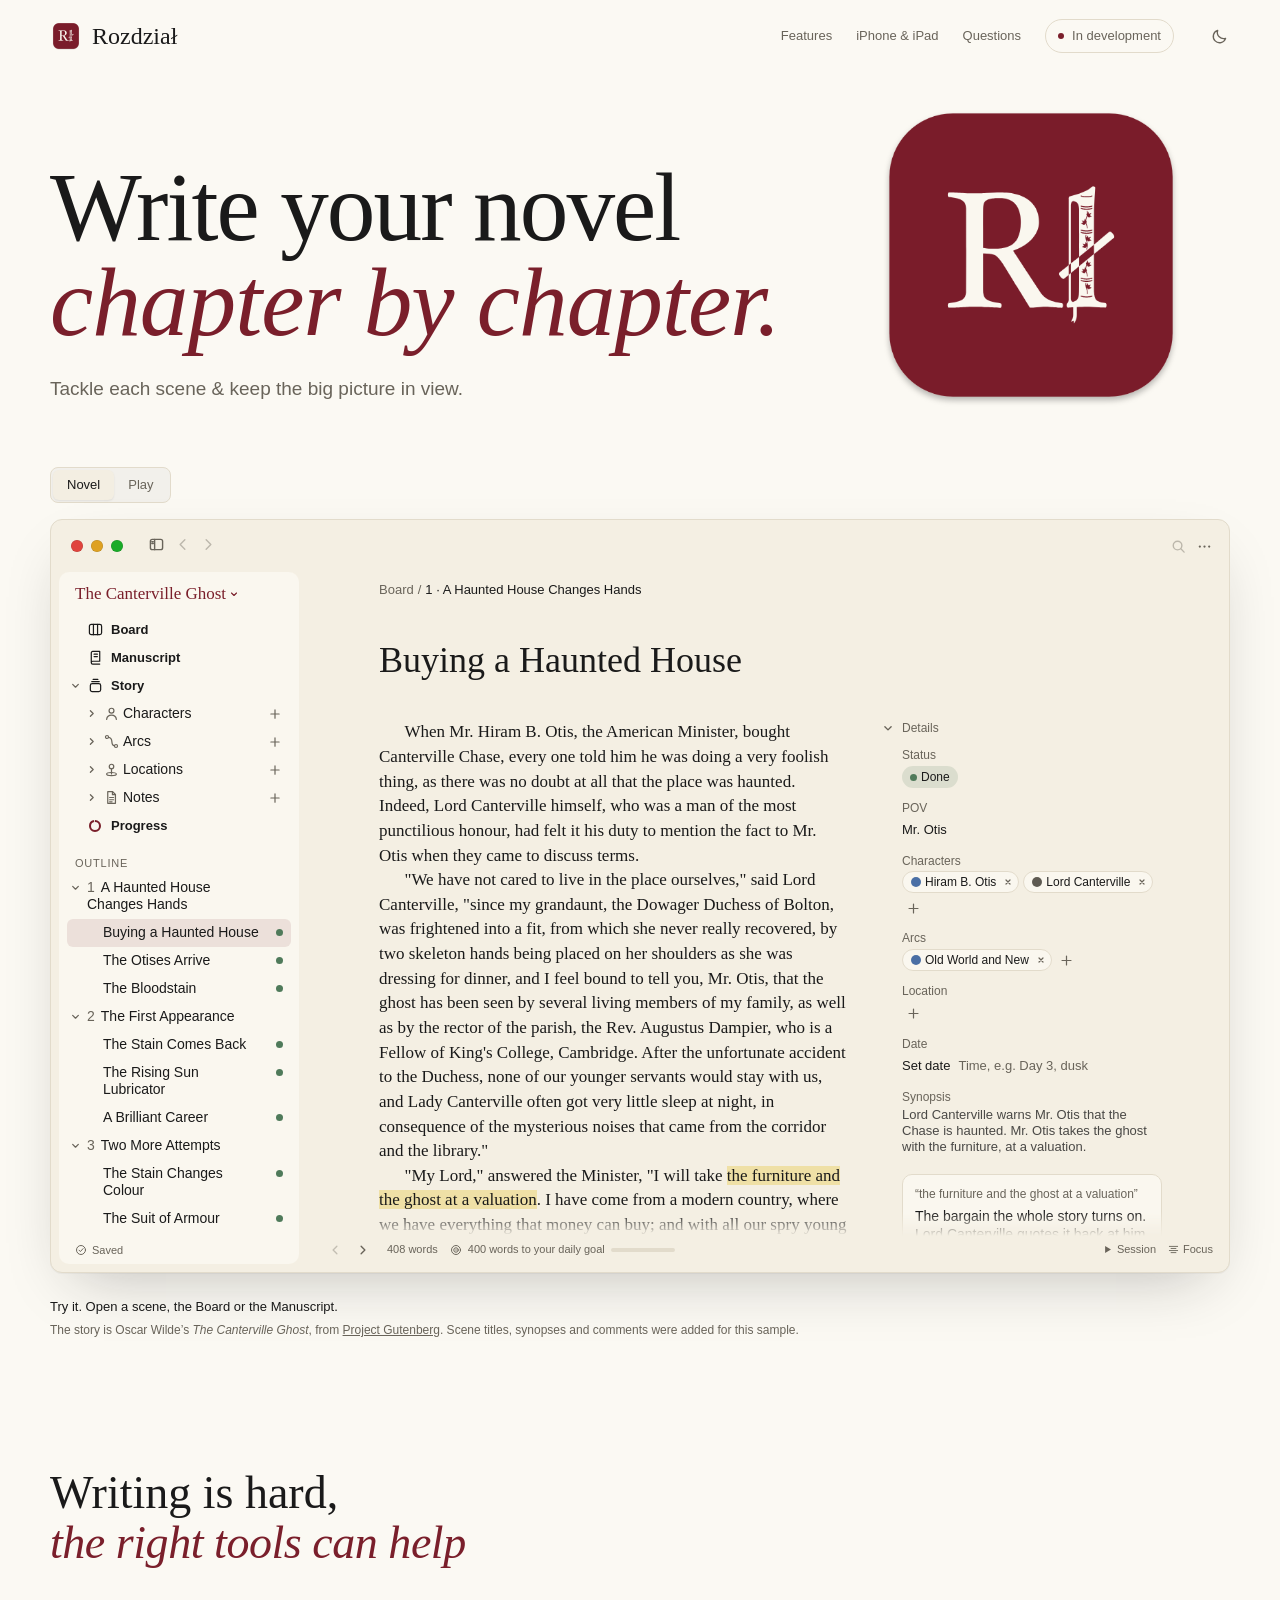
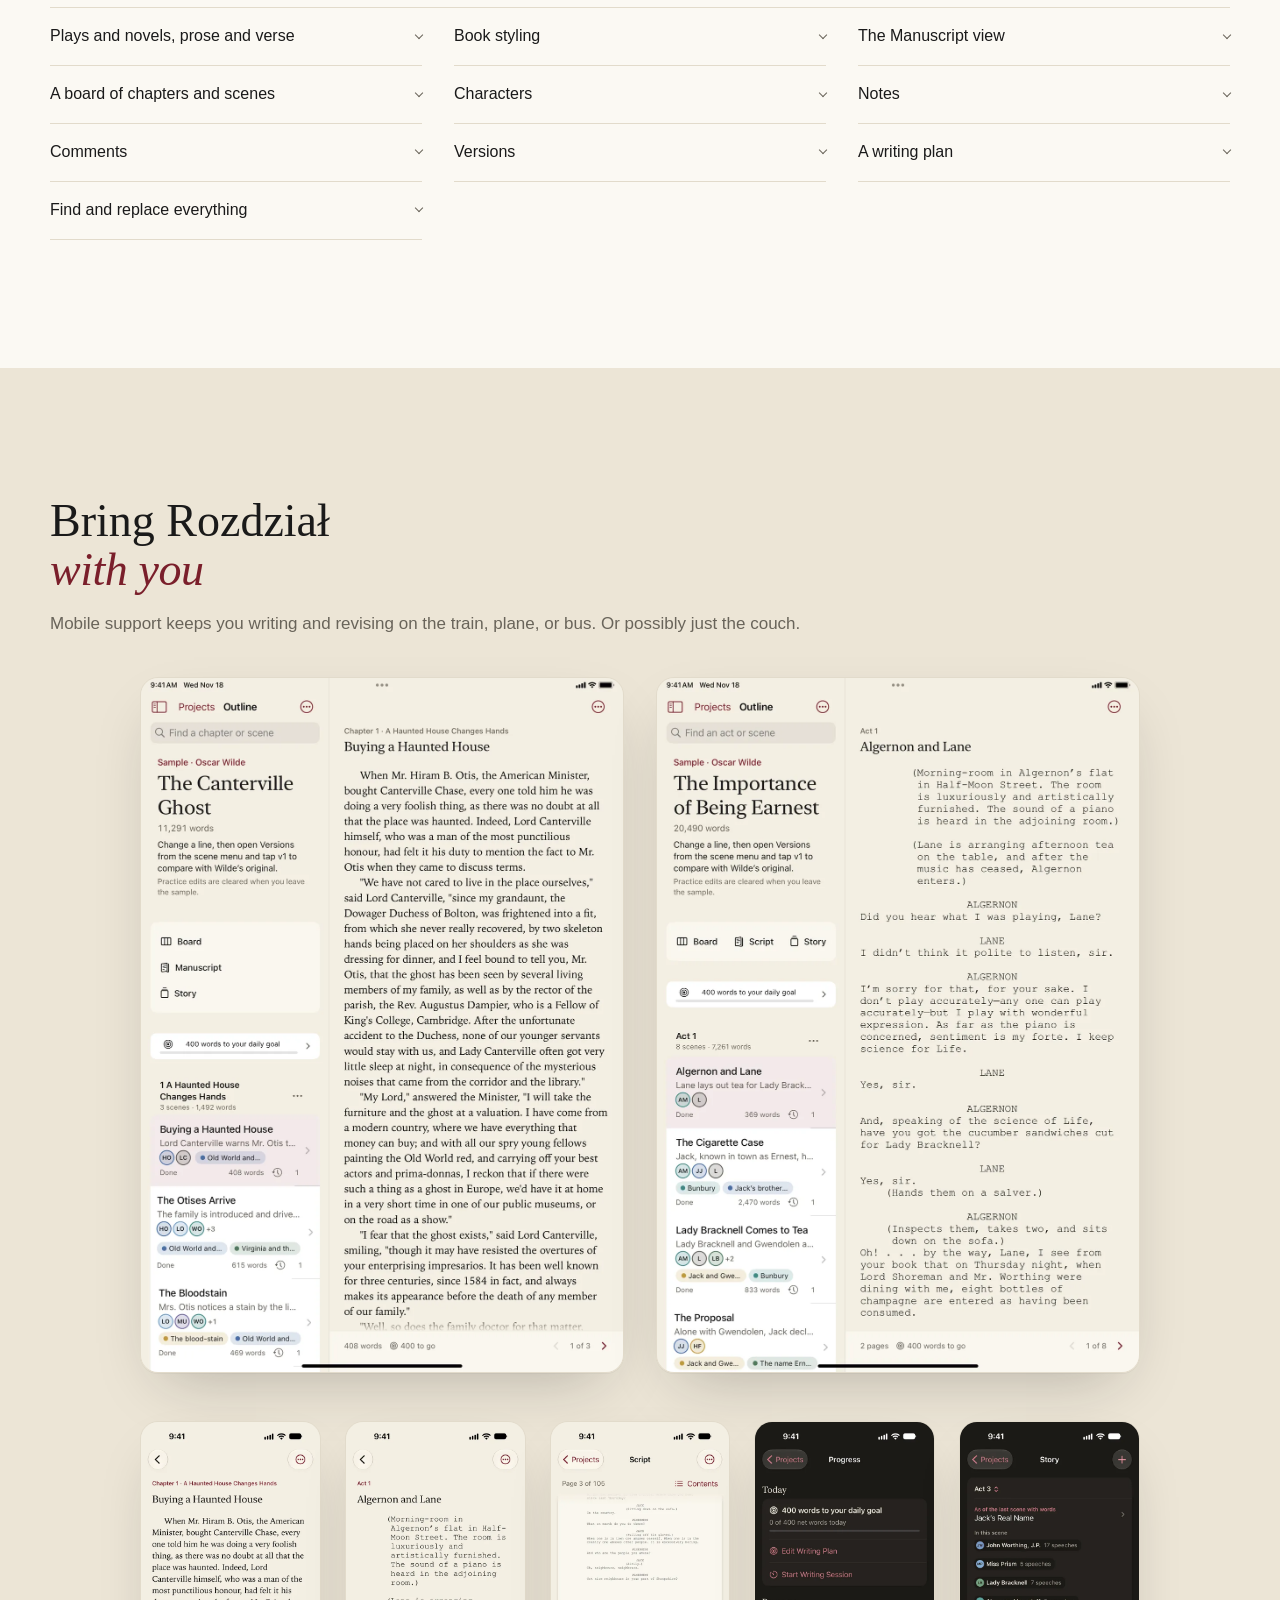
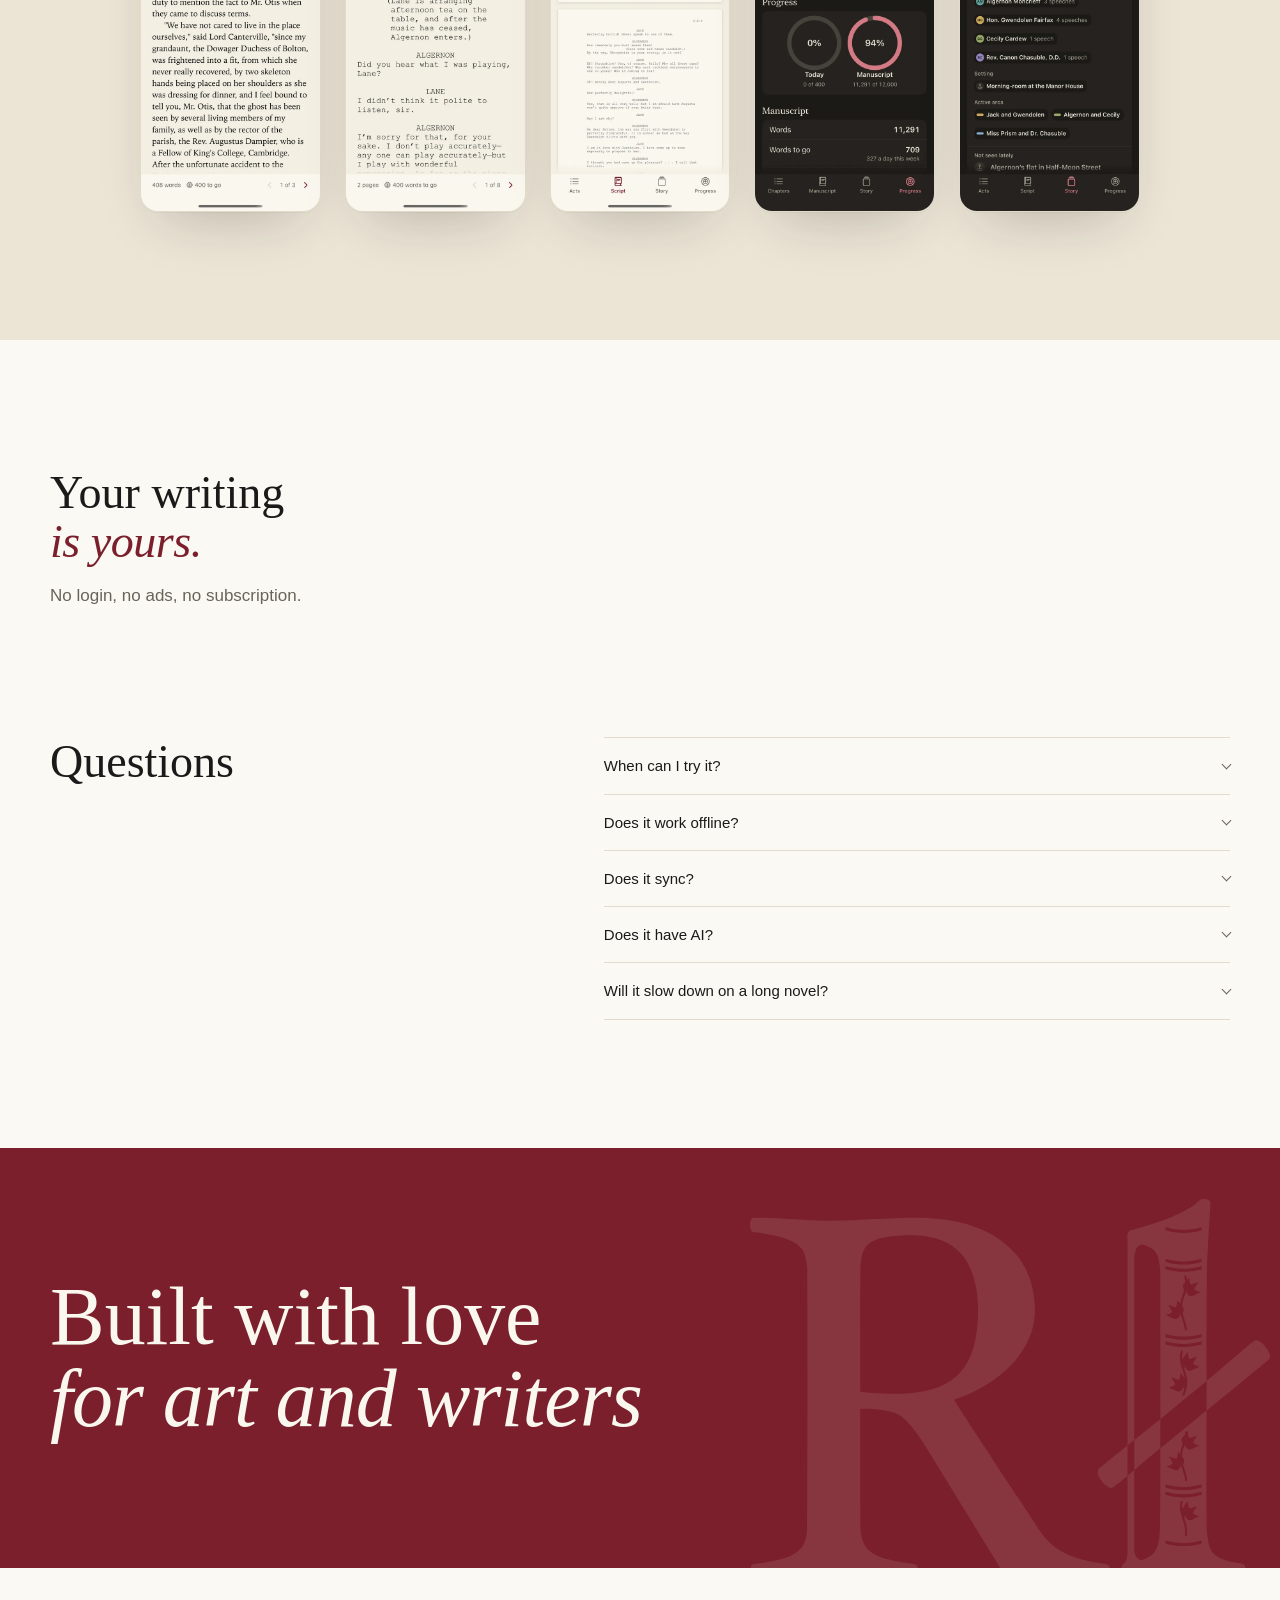
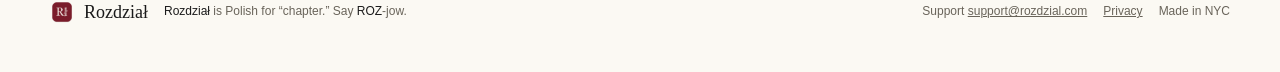
<file: index.html>
<!doctype html>
<html lang="en">
<head>
  <meta charset="UTF-8">
  <meta name="viewport" content="width=device-width, initial-scale=1">
  <meta name="color-scheme" content="light dark">
  <meta name="theme-color" content="#FBF9F3" media="(prefers-color-scheme: light)">
  <meta name="theme-color" content="#2E2A25" media="(prefers-color-scheme: dark)">
  <script>try{var t=localStorage.getItem("theme");if(t=="light"||t=="dark"){document.documentElement.dataset.theme=t;document.querySelectorAll('meta[name="theme-color"]').forEach(function(m){m.content=t=="dark"?"#2E2A25":"#FBF9F3"})}}catch(e){}</script>
  <title>Rozdział — Write your novel or play, scene by scene</title>
  <meta name="description" content="Write your novel or play scene by scene &amp; keep the big picture in view. For Mac, iPhone and iPad.">
  <meta property="og:title" content="Rozdział — Write your novel or play, scene by scene">
  <meta property="og:description" content="A writing app for novels and plays. Tackle each scene &amp; keep the big picture in view. For Mac, iPhone and iPad.">
  <meta property="og:type" content="website">
  <meta property="og:url" content="https://rozdzial.com/">
  <meta property="og:image" content="https://rozdzial.com/assets/app-icon-512.png">
  <link rel="icon" href="assets/app-icon.png" type="image/png">
  <link rel="apple-touch-icon" href="assets/app-icon-512.png">
  <link rel="stylesheet" href="styles.css?v=play-demo">
  <script src="sample.js?v=play-demo" defer></script>
  <script src="app.js?v=play-demo" defer></script>
</head>
<body>
<a class="skip-link" href="#main">Skip to content</a>

<header class="site-header wrap">
  <a class="brand" href="/" aria-label="Rozdział home">
    <img src="assets/app-icon-512.png" alt="" width="32" height="32">
    <span>Rozdział</span>
  </a>
  <nav aria-label="Main">
    <a href="#features">Features</a>
    <a href="#mobile">iPhone &amp; iPad</a>
    <a href="#questions">Questions</a>
    <a class="nav-status" href="#release"><span class="dot" aria-hidden="true"></span>In development</a>
    <button class="theme-toggle" id="theme-toggle" type="button" aria-label="Switch to dark" title="Switch to dark"><svg class="moon" viewBox="0 0 20 20" aria-hidden="true"><path d="M16.2 12.6A7 7 0 0 1 7.4 3.8a7 7 0 1 0 8.8 8.8Z"/></svg><svg class="sun" viewBox="0 0 20 20" aria-hidden="true"><circle cx="10" cy="10" r="3.6"/><path d="M10 1.8v2.1M10 16.1v2.1M1.8 10h2.1M16.1 10h2.1M4.2 4.2l1.5 1.5M14.3 14.3l1.5 1.5M4.2 15.8l1.5-1.5M14.3 5.7l1.5-1.5"/></svg></button>
  </nav>
</header>

<main id="main">
  <section class="hero wrap" aria-labelledby="hero-title">
    <h1 id="hero-title"><span class="sr-only">Write your novel or play, scene by scene.</span><span aria-hidden="true">Write your <span class="swap"><span class="ghost">novel</span><span class="live" data-swap>novel<i class="caret"></i></span></span><br><em class="swap"><span class="ghost">chapter by chapter.</span><span class="live" data-swap>chapter by chapter.<i class="caret"></i></span></em></span></h1>
    <p class="lede">Tackle each scene &amp; keep the big picture in view.</p>
    <div class="hero-art">
      <img class="hero-icon" src="assets/app-icon-512.png" alt="The Rozdział app icon, an R and a book forming the Polish letter ł" width="512" height="512">
    </div>
  </section>

  <section class="preview" aria-label="App preview">
    <div class="wrap">
      <div class="preview-bar">
        <div class="views" role="tablist" aria-label="Sample">
          <button role="tab" id="tab-novel" aria-controls="app-window" aria-selected="true" data-form="novel">Novel</button>
          <button role="tab" id="tab-play" aria-controls="app-window" aria-selected="false" tabindex="-1" data-form="play">Play</button>
        </div>
      </div>

      <div class="window" id="app-window" role="tabpanel" aria-labelledby="tab-novel">
        <!-- prerender: the window as app.js first draws it (tools/prerender.js) -->
        <div class="titlebar">
          <span class="lights" aria-hidden="true"><i></i><i></i><i></i></span>
          <span class="tb-nav"><button class="tb-btn" id="tb-sidebar" type="button" aria-label="Hide Sidebar" aria-pressed="false"><svg viewBox="0 0 16 16" class="m-ico" aria-hidden="true"><rect x="1.5" y="2.5" width="13" height="11" rx="2"></rect><path d="M6 2.5v11M3 5h1.5M3 7h1.5"></path></svg></button><button class="tb-btn" type="button" aria-label="Back" disabled=""><svg viewBox="0 0 16 16" class="m-ico" aria-hidden="true"><path d="M10.5 3 5.5 8l5 5"></path></svg></button><button class="tb-btn" type="button" aria-label="Forward" disabled=""><svg viewBox="0 0 16 16" class="m-ico" aria-hidden="true"><path d="m5.5 3 5 5-5 5"></path></svg></button></span>
          <span class="tb-gap"></span>
          <button class="tb-btn" type="button" aria-label="Quick Switcher" disabled=""><svg viewBox="0 0 16 16" class="m-ico" aria-hidden="true"><circle cx="7" cy="7" r="4.6"></circle><path d="m10.5 10.5 3.5 3.5"></path></svg></button>
          <button class="tb-btn" id="tb-more" type="button" aria-label="Version History" aria-expanded="false"><svg viewBox="0 0 16 16" class="m-ico" aria-hidden="true"><circle class="f" cx="3" cy="8" r="1.2"></circle><circle class="f" cx="8" cy="8" r="1.2"></circle><circle class="f" cx="13" cy="8" r="1.2"></circle></svg></button>
        </div>
<div class="win-body">
          <aside class="m-sidebar" id="m-sidebar">
            <div class="m-panel">
              <div class="m-name" id="m-name"><span>The Canterville Ghost</span><svg viewBox="0 0 16 16" class="m-ico" aria-hidden="true"><path d="M3 6l5 5 5-5"></path></svg></div>
              <nav class="m-outline" id="m-outline" aria-label="Outline"><button class="m-row m-dest" type="button"><span class="m-sp"></span><span class="m-icon"><svg viewBox="0 0 16 16" class="m-ico" aria-hidden="true"><rect x="1.5" y="2.5" width="13" height="11" rx="2"></rect><path d="M5.8 2.5v11M10.2 2.5v11"></path></svg></span><span class="m-t">Board</span></button><button class="m-row m-dest" type="button"><span class="m-sp"></span><span class="m-icon"><svg viewBox="0 0 16 16" class="m-ico" aria-hidden="true"><path d="M3.5 13.5V3a1.5 1.5 0 0 1 1.5-1.5h7.5v10.5H5a1.5 1.5 0 0 0-1.5 1.5Zm0 0A1.5 1.5 0 0 0 5 15h7.5M6.5 4.5h3.5M6.5 7h3.5"></path></svg></span><span class="m-t">Manuscript</span></button><div class="m-row m-dest"><button class="m-cv" type="button" aria-expanded="true" aria-label="Story"><svg viewBox="0 0 16 16" class="m-ico" aria-hidden="true"><path d="M6 3l5 5-5 5"></path></svg></button><span class="m-icon"><svg viewBox="0 0 16 16" class="m-ico" aria-hidden="true"><rect x="2.5" y="6" width="11" height="8.5" rx="2"></rect><path d="M4 3.8h8M5.5 1.5h5"></path></svg></span><span class="m-t">Story</span></div><div class="m-row m-group" style="padding-left: 16px;"><button class="m-cv" type="button" aria-expanded="false" aria-label="Characters"><svg viewBox="0 0 16 16" class="m-ico" aria-hidden="true"><path d="M6 3l5 5-5 5"></path></svg></button><span class="m-icon"><svg viewBox="0 0 16 16" class="m-ico" aria-hidden="true"><circle cx="8" cy="5" r="2.6"></circle><path d="M2.8 14.2c.4-2.8 2.5-4.4 5.2-4.4s4.8 1.6 5.2 4.4"></path></svg></span><span class="m-t">Characters</span><span class="m-plus" aria-hidden="true"><svg viewBox="0 0 16 16" class="m-ico" aria-hidden="true"><path d="M8 2.5v11M2.5 8h11"></path></svg></span></div><div class="m-row m-group" style="padding-left: 16px;"><button class="m-cv" type="button" aria-expanded="false" aria-label="Arcs"><svg viewBox="0 0 16 16" class="m-ico" aria-hidden="true"><path d="M6 3l5 5-5 5"></path></svg></button><span class="m-icon"><svg viewBox="0 0 16 16" class="m-ico" aria-hidden="true"><circle cx="3.2" cy="3.2" r="1.6"></circle><circle cx="12.8" cy="12.8" r="1.6"></circle><path d="M4.8 3.6c6.5.6 1 8.5 6.4 9"></path></svg></span><span class="m-t">Arcs</span><span class="m-plus" aria-hidden="true"><svg viewBox="0 0 16 16" class="m-ico" aria-hidden="true"><path d="M8 2.5v11M2.5 8h11"></path></svg></span></div><div class="m-row m-group" style="padding-left: 16px;"><button class="m-cv" type="button" aria-expanded="false" aria-label="Locations"><svg viewBox="0 0 16 16" class="m-ico" aria-hidden="true"><path d="M6 3l5 5-5 5"></path></svg></button><span class="m-icon"><svg viewBox="0 0 16 16" class="m-ico" aria-hidden="true"><circle cx="8" cy="4.8" r="2.4"></circle><path d="M8 7.2v5.6"></path><ellipse cx="8" cy="12.9" rx="5.2" ry="1.7"></ellipse></svg></span><span class="m-t">Locations</span><span class="m-plus" aria-hidden="true"><svg viewBox="0 0 16 16" class="m-ico" aria-hidden="true"><path d="M8 2.5v11M2.5 8h11"></path></svg></span></div><div class="m-row m-group" style="padding-left: 16px;"><button class="m-cv" type="button" aria-expanded="false" aria-label="Notes"><svg viewBox="0 0 16 16" class="m-ico" aria-hidden="true"><path d="M6 3l5 5-5 5"></path></svg></button><span class="m-icon"><svg viewBox="0 0 16 16" class="m-ico" aria-hidden="true"><path d="M4 1.8h5.2l3 3v9.4H4z"></path><path d="M9 1.8v3.2h3.2M6 8h4.2M6 10.4h4.2M6 12.6h2.6"></path></svg></span><span class="m-t">Notes</span><span class="m-plus" aria-hidden="true"><svg viewBox="0 0 16 16" class="m-ico" aria-hidden="true"><path d="M8 2.5v11M2.5 8h11"></path></svg></span></div><div class="m-row m-dest"><span class="m-sp"></span><span class="m-icon"><svg viewBox="0 0 12 12" class="m-ring" aria-hidden="true"><circle cx="6" cy="6" r="5" fill="none" stroke="var(--rule)" stroke-width="2"></circle><circle cx="6" cy="6" r="5" fill="none" stroke="var(--accent)" stroke-width="2" stroke-dasharray="29.55976887640196 31.41592653589793" transform="rotate(-90 6 6)"></circle></svg></span><span class="m-t">Progress</span></div><div class="m-label" role="heading" aria-level="3">Outline</div><div class="m-row"><button class="m-cv" type="button" aria-expanded="true" aria-label="A Haunted House Changes Hands"><svg viewBox="0 0 16 16" class="m-ico" aria-hidden="true"><path d="M6 3l5 5-5 5"></path></svg></button><span class="m-t"><span class="m-num">1</span>A Haunted House Changes Hands</span><span class="m-plus" aria-hidden="true"></span></div><button class="m-row" type="button" aria-current="page" title="Done" style="padding-left: 36px;"><span class="m-t">Buying a Haunted House</span><span class="m-dot" aria-label="Done" role="img" style="--st: var(--done);"><i></i></span></button><button class="m-row" type="button" title="Done" style="padding-left: 36px;"><span class="m-t">The Otises Arrive</span><span class="m-dot" aria-label="Done" role="img" style="--st: var(--done);"><i></i></span></button><button class="m-row" type="button" title="Done" style="padding-left: 36px;"><span class="m-t">The Bloodstain</span><span class="m-dot" aria-label="Done" role="img" style="--st: var(--done);"><i></i></span></button><div class="m-row"><button class="m-cv" type="button" aria-expanded="true" aria-label="The First Appearance"><svg viewBox="0 0 16 16" class="m-ico" aria-hidden="true"><path d="M6 3l5 5-5 5"></path></svg></button><span class="m-t"><span class="m-num">2</span>The First Appearance</span><span class="m-plus" aria-hidden="true"></span></div><button class="m-row" type="button" title="Done" style="padding-left: 36px;"><span class="m-t">The Stain Comes Back</span><span class="m-dot" aria-label="Done" role="img" style="--st: var(--done);"><i></i></span></button><button class="m-row" type="button" title="Done" style="padding-left: 36px;"><span class="m-t">The Rising Sun Lubricator</span><span class="m-dot" aria-label="Done" role="img" style="--st: var(--done);"><i></i></span></button><button class="m-row" type="button" title="Done" style="padding-left: 36px;"><span class="m-t">A Brilliant Career</span><span class="m-dot" aria-label="Done" role="img" style="--st: var(--done);"><i></i></span></button><div class="m-row"><button class="m-cv" type="button" aria-expanded="true" aria-label="Two More Attempts"><svg viewBox="0 0 16 16" class="m-ico" aria-hidden="true"><path d="M6 3l5 5-5 5"></path></svg></button><span class="m-t"><span class="m-num">3</span>Two More Attempts</span><span class="m-plus" aria-hidden="true"></span></div><button class="m-row" type="button" title="Done" style="padding-left: 36px;"><span class="m-t">The Stain Changes Colour</span><span class="m-dot" aria-label="Done" role="img" style="--st: var(--done);"><i></i></span></button><button class="m-row" type="button" title="Done" style="padding-left: 36px;"><span class="m-t">The Suit of Armour</span><span class="m-dot" aria-label="Done" role="img" style="--st: var(--done);"><i></i></span></button><button class="m-row" type="button" title="Done" style="padding-left: 36px;"><span class="m-t">Plans for Friday</span><span class="m-dot" aria-label="Done" role="img" style="--st: var(--done);"><i></i></span></button><button class="m-row" type="button" title="Done" style="padding-left: 36px;"><span class="m-t">Ye Otis Ghoste</span><span class="m-dot" aria-label="Done" role="img" style="--st: var(--done);"><i></i></span></button><div class="m-row"><button class="m-cv" type="button" aria-expanded="true" aria-label="The Ghost in Retreat"><svg viewBox="0 0 16 16" class="m-ico" aria-hidden="true"><path d="M6 3l5 5-5 5"></path></svg></button><span class="m-t"><span class="m-num">4</span>The Ghost in Retreat</span><span class="m-plus" aria-hidden="true"></span></div><button class="m-row" type="button" title="In revision" style="padding-left: 36px;"><span class="m-t">Giving Up the Stain</span><span class="m-dot" aria-label="In revision" role="img" style="--st: var(--revised);"><i></i></span></button><button class="m-row" type="button" title="In revision" style="padding-left: 36px;"><span class="m-t">The Headless Earl</span><span class="m-dot" aria-label="In revision" role="img" style="--st: var(--revised);"><i></i></span></button><button class="m-row" type="button" title="In revision" style="padding-left: 36px;"><span class="m-t">The Final Blow</span><span class="m-dot" aria-label="In revision" role="img" style="--st: var(--revised);"><i></i></span></button><button class="m-row" type="button" title="In revision" style="padding-left: 36px;"><span class="m-t">The Ghost Is Thought Gone</span><span class="m-dot" aria-label="In revision" role="img" style="--st: var(--revised);"><i></i></span></button><button class="m-row" type="button" title="In revision" style="padding-left: 36px;"><span class="m-t">The Vampire Monk Stays In</span><span class="m-dot" aria-label="In revision" role="img" style="--st: var(--revised);"><i></i></span></button><div class="m-row"><button class="m-cv" type="button" aria-expanded="true" aria-label="Virginia and the Ghost"><svg viewBox="0 0 16 16" class="m-ico" aria-hidden="true"><path d="M6 3l5 5-5 5"></path></svg></button><span class="m-t"><span class="m-num">5</span>Virginia and the Ghost</span><span class="m-plus" aria-hidden="true"></span></div><button class="m-row" type="button" title="In revision" style="padding-left: 36px;"><span class="m-t">Virginia Speaks to the Ghost</span><span class="m-dot" aria-label="In revision" role="img" style="--st: var(--revised);"><i></i></span></button><button class="m-row" type="button" title="Draft" style="padding-left: 36px;"><span class="m-t">The Garden of Death</span><span class="m-dot" aria-label="Draft" role="img" style="--st: var(--draft);"><i></i></span></button><div class="m-row"><button class="m-cv" type="button" aria-expanded="true" aria-label="The Search"><svg viewBox="0 0 16 16" class="m-ico" aria-hidden="true"><path d="M6 3l5 5-5 5"></path></svg></button><span class="m-t"><span class="m-num">6</span>The Search</span><span class="m-plus" aria-hidden="true"></span></div><button class="m-row" type="button" title="Draft" style="padding-left: 36px;"><span class="m-t">Virginia Is Missing</span><span class="m-dot" aria-label="Draft" role="img" style="--st: var(--draft);"><i></i></span></button><button class="m-row" type="button" title="Draft" style="padding-left: 36px;"><span class="m-t">The Almond-Tree</span><span class="m-dot" aria-label="Draft" role="img" style="--st: var(--draft);"><i></i></span></button><div class="m-row"><button class="m-cv" type="button" aria-expanded="true" aria-label="The Funeral and After"><svg viewBox="0 0 16 16" class="m-ico" aria-hidden="true"><path d="M6 3l5 5-5 5"></path></svg></button><span class="m-t"><span class="m-num">7</span>The Funeral and After</span><span class="m-plus" aria-hidden="true"></span></div><button class="m-row" type="button" title="Draft" style="padding-left: 36px;"><span class="m-t">The Funeral</span><span class="m-dot" aria-label="Draft" role="img" style="--st: var(--draft);"><i></i></span></button><button class="m-row" type="button" title="Draft" style="padding-left: 36px;"><span class="m-t">The Jewels</span><span class="m-dot" aria-label="Draft" role="img" style="--st: var(--draft);"><i></i></span></button><button class="m-row" type="button" title="Draft" style="padding-left: 36px;"><span class="m-t">The Duchess of Cheshire</span><span class="m-dot" aria-label="Draft" role="img" style="--st: var(--draft);"><i></i></span></button><button class="m-row" type="button" title="Draft" style="padding-left: 36px;"><span class="m-t">Virginia’s Secret</span><span class="m-dot" aria-label="Draft" role="img" style="--st: var(--draft);"><i></i></span></button><div class="m-row m-add" aria-hidden="true"><span class="m-sp"><svg viewBox="0 0 16 16" class="m-ico" aria-hidden="true"><path d="M8 2.5v11M2.5 8h11"></path></svg></span><span class="m-t">Add chapter</span></div></nav>
              <div class="m-saved" id="m-saved"><svg viewBox="0 0 16 16" class="m-ico" aria-hidden="true"><circle cx="8" cy="8" r="6"></circle><path d="m5.3 8.2 1.9 1.9 3.6-4"></path></svg>Saved</div>
            </div>
          </aside>
          <div class="m-page">
            <div id="view-scene" class="view"><div class="m-scene has-comment"><div class="m-crumb" role="navigation" aria-label="Breadcrumb"><button type="button">Board</button><span aria-hidden="true">/</span><span class="last">1 · A Haunted House Changes Hands</span></div><div class="m-head"><h3 class="m-title">Buying a Haunted House</h3></div><div class="m-body"><div class="m-details"><div class="m-dhead"><button class="m-dhead-cv" type="button" aria-label="Details" aria-expanded="true" title="Hide Details"><svg viewBox="0 0 16 16" class="m-ico" aria-hidden="true"><path d="M6 3l5 5-5 5"></path></svg></button><span aria-hidden="true">Details</span></div><div style="position: relative;"><button class="m-details-cv" type="button" aria-label="Details" aria-expanded="true" title="Hide Details"><svg viewBox="0 0 16 16" class="m-ico" aria-hidden="true"><path d="M6 3l5 5-5 5"></path></svg></button><dl class="m-props"><div class="m-prop"><dt>Status</dt><dd><span class="m-pill" style="--st: var(--done);"><i></i>Done</span></dd></div><div class="m-prop"><dt>POV</dt><dd><span>Mr. Otis</span></dd></div><div class="m-prop"><dt>Characters</dt><dd><span class="m-chip" style="--sw: var(--c0); --sl: var(--l0);"><i></i><span>Hiram B. Otis</span><span class="x" aria-hidden="true"><svg viewBox="0 0 16 16" class="m-ico" aria-hidden="true"><path d="m4 4 8 8M12 4l-8 8"></path></svg></span></span><span class="m-chip" style="--sw: var(--c7); --sl: var(--l7);"><i></i><span>Lord Canterville</span><span class="x" aria-hidden="true"><svg viewBox="0 0 16 16" class="m-ico" aria-hidden="true"><path d="m4 4 8 8M12 4l-8 8"></path></svg></span></span><span class="m-addbtn" role="img" aria-label="Add character"><svg viewBox="0 0 16 16" class="m-ico" aria-hidden="true"><path d="M8 2.5v11M2.5 8h11"></path></svg></span></dd></div><div class="m-prop"><dt>Arcs</dt><dd><span class="m-chip" style="--sw: var(--c0); --sl: var(--l0);"><i></i><span>Old World and New</span><span class="x" aria-hidden="true"><svg viewBox="0 0 16 16" class="m-ico" aria-hidden="true"><path d="m4 4 8 8M12 4l-8 8"></path></svg></span></span><span class="m-addbtn" role="img" aria-label="Add arc"><svg viewBox="0 0 16 16" class="m-ico" aria-hidden="true"><path d="M8 2.5v11M2.5 8h11"></path></svg></span></dd></div><div class="m-prop"><dt>Location</dt><dd><span class="m-addbtn" role="img" aria-label="Set location"><svg viewBox="0 0 16 16" class="m-ico" aria-hidden="true"><path d="M8 2.5v11M2.5 8h11"></path></svg></span></dd></div><div class="m-prop"><dt>Date</dt><dd><span class="m-date"><span>Set date</span><span class="ph">Time, e.g. Day 3, dusk</span></span></dd></div><div class="m-prop"><dt>Synopsis</dt><dd><span>Lord Canterville warns Mr. Otis that the Chase is haunted. Mr. Otis takes the ghost with the furniture, at a valuation.</span></dd></div></dl></div></div><div class="m-editor m-fade" tabindex="0" aria-label="Buying a Haunted House, the scene's text"><div style="position: relative;"><div class="m-text"><div class="m-prose"><p>When Mr. Hiram B. Otis, the American Minister, bought Canterville Chase, every one told him he was doing a very foolish thing, as there was no doubt at all that the place was haunted. Indeed, Lord Canterville himself, who was a man of the most punctilious honour, had felt it his duty to mention the fact to Mr. Otis when they came to discuss terms.</p><p>"We have not cared to live in the place ourselves," said Lord Canterville, "since my grandaunt, the Dowager Duchess of Bolton, was frightened into a fit, from which she never really recovered, by two skeleton hands being placed on her shoulders as she was dressing for dinner, and I feel bound to tell you, Mr. Otis, that the ghost has been seen by several living members of my family, as well as by the rector of the parish, the Rev. Augustus Dampier, who is a Fellow of King's College, Cambridge. After the unfortunate accident to the Duchess, none of our younger servants would stay with us, and Lady Canterville often got very little sleep at night, in consequence of the mysterious noises that came from the corridor and the library."</p><p>"My Lord," answered the Minister, "I will take <mark>the furniture and the ghost at a valuation</mark>. I have come from a modern country, where we have everything that money can buy; and with all our spry young fellows painting the Old World red, and carrying off your best actors and prima-donnas, I reckon that if there were such a thing as a ghost in Europe, we'd have it at home in a very short time in one of our public museums, or on the road as a show."</p><p>"I fear that the ghost exists," said Lord Canterville, smiling, "though it may have resisted the overtures of your enterprising impresarios. It has been well known for three centuries, since 1584 in fact, and always makes its appearance before the death of any member of our family."</p><p>"Well, so does the family doctor for that matter, Lord Canterville. But there is no such thing, sir, as a ghost, and I guess the laws of Nature are not going to be suspended for the British aristocracy."</p><p>"You are certainly very natural in America," answered Lord Canterville, who did not quite understand Mr. Otis's last observation, "and if you don't mind a ghost in the house, it is all right. Only you must remember I warned you."</p></div></div><div class="m-margin"><button class="m-card wide" type="button" style="top: 490px;"><q>the furniture and the ghost at a valuation</q>The bargain the whole story turns on. Lord Canterville quotes it back at him in the last chapter.<small>Nov 18, 2026 at 3:03 PM</small></button></div></div></div></div><div class="m-bar"><span class="m-steps" role="group" aria-label="Scene navigation"><button type="button" aria-label="Previous Scene" title="Previous Scene" disabled=""><svg viewBox="0 0 16 16" class="m-ico" aria-hidden="true"><path d="M10.5 3 5.5 8l5 5"></path></svg></button><button type="button" aria-label="Next Scene: The Otises Arrive" title="Next Scene: The Otises Arrive"><svg viewBox="0 0 16 16" class="m-ico" aria-hidden="true"><path d="m5.5 3 5 5-5 5"></path></svg></button></span><span>408 words</span><span class="m-goal"><svg viewBox="0 0 16 16" class="m-ico" aria-hidden="true"><circle cx="8" cy="8" r="6"></circle><circle cx="8" cy="8" r="3"></circle><circle class="f" cx="8" cy="8" r=".9"></circle></svg>400 words to your daily goal<span class="m-meter"><i style="width: 0%;"></i></span></span><span class="m-end"><span class="ses"><svg viewBox="0 0 16 16" class="m-ico" aria-hidden="true"><path class="f" d="M4.5 2.8v10.4L13 8z"></path></svg>Session</span><button type="button" aria-pressed="false"><svg viewBox="0 0 16 16" class="m-ico" aria-hidden="true"><path d="M2 3.5h12M4.5 6.5h7M2 9.5h12M4.5 12.5h7"></path></svg>Focus</button></span></div></div></div>
            <div id="view-board" class="view" hidden=""></div>
            <div id="view-book" class="view" hidden=""></div>
          </div>
        </div>
        <!-- /prerender -->
      </div>

      <p class="preview-note" id="preview-note">Try it. Open a scene, the Board or the Manuscript.</p>
      <p class="credit" id="sample-credits">The story is Oscar Wilde’s <em>The Canterville Ghost</em>, from <a href="https://www.gutenberg.org/ebooks/14522">Project Gutenberg</a>. Scene titles, synopses and comments were added for this sample.</p>
    </div>
  </section>

  <section class="features wrap" id="features" aria-labelledby="features-title">
    <h2 id="features-title">Writing is hard,<br><em>the right tools can help</em></h2>
    <ul class="feature-list">
      <li><details><summary><b>Plays and novels, prose and verse</b></summary><p>Write a novel or a play. Type prose or verse in either.</p></details></li>
      <li><details><summary><b>Book styling</b></summary><p>Formatting built to make your prose feel like it’s bound in leather with that unmistakable smell.</p></details></li>
      <li><details><summary><b>The Manuscript view</b></summary><p>Your whole project shown all together. Each chapter and section sequentially like you would find it in the real world. Make it feel real while you’re working on it.</p></details></li>
      <li><details><summary><b>A board of chapters and scenes</b></summary><p>See the whole project broken down visually. A board of chapters and their scenes; rearrange them, reorder them, see through-lines and filter to help organize your project.</p></details></li>
      <li><details><summary><b>Characters</b></summary><p>Log your characters. Names and aliases keep them tracked with tags throughout your work as you bring their stories to life.</p></details></li>
      <li><details><summary><b>Notes</b></summary><p>Marginalia is where ideas are born. Notes are first class for each character, location, and arc you create. Throw in pictures and text to keep the inspiration flowing.</p></details></li>
      <li><details><summary><b>Comments</b></summary><p>Not done with a thought? Leave a note for your future self. Comment and annotate as you go to help yourself revise.</p></details></li>
      <li><details><summary><b>Versions</b></summary><p>We all need a second take on a section, or maybe a couple takes. Versioning keeps you organized and highlights the differences so you land on the best iteration.</p></details></li>
      <li><details><summary><b>A writing plan</b></summary><p>Sometimes numbers help too. Set deadlines, show progress, and calculate daily word counts to reach your goals.</p></details></li>
      <li><details><summary><b>Find and replace everything</b></summary><p>Search across your prose, notes, and comments to find what you need and fix it everywhere.</p></details></li>
    </ul>
  </section>

  <section class="mobile" id="mobile" aria-labelledby="mobile-title">
    <div class="wrap">
      <h2 id="mobile-title">Bring Rozdział<br><em>with you</em></h2>
      <p class="sub">Mobile support keeps you writing and revising on the train, plane, or bus. Or possibly just the couch.</p>
      <div class="shots-ipad">
        <figure><img src="assets/ipad-novel.webp" width="1100" height="1583" loading="lazy" decoding="async" alt="Rozdział on iPad with the sample novel, The Canterville Ghost: the outline of chapters and scenes on the left, the scene Buying a Haunted House on the right."></figure>
        <figure><img src="assets/ipad-play.webp" width="1100" height="1583" loading="lazy" decoding="async" alt="Rozdział on iPad with the sample play, The Importance of Being Earnest: Act 1 in the outline, and the scene Algernon and Lane set as a script, with character names, speeches and stage directions."></figure>
      </div>
      <div class="shots-phone">
        <figure><img src="assets/iphone-novel.webp" width="560" height="1218" loading="lazy" decoding="async" alt="Rozdział on iPhone, showing the novel's scene Buying a Haunted House."></figure>
        <figure><img src="assets/iphone-play.webp" width="560" height="1218" loading="lazy" decoding="async" alt="The play's scene Algernon and Lane in the script editor on iPhone."></figure>
        <figure><img src="assets/iphone-script.webp" width="560" height="1218" loading="lazy" decoding="async" alt="The play's Script on iPhone: its printed pages, page 3 of 105."></figure>
        <figure><img src="assets/iphone-progress-dark.webp" width="560" height="1218" loading="lazy" decoding="async" alt="The novel's Progress screen on iPhone in dark mode: today's goal, and 11,291 of 12,000 words."></figure>
        <figure><img src="assets/iphone-story-dark.webp" width="560" height="1218" loading="lazy" decoding="async" alt="The play's Story screen on iPhone in dark mode: the characters in the last scene, with how many speeches each has."></figure>
      </div>
    </div>
  </section>

  <section class="files wrap" aria-labelledby="files-title">
    <h2 id="files-title">Your writing<br><em>is yours.</em></h2>
    <p class="sub">No login, no ads, no subscription.</p>
  </section>

  <section class="faq wrap" id="questions" aria-labelledby="faq-title">
    <h2 id="faq-title">Questions</h2>
    <div class="faq-list">
      <details><summary>When can I try it?</summary><p>Not yet. Mac needs macOS 15; iPhone and iPad need iOS 17.</p></details>
      <details><summary>Does it work offline?</summary><p>Yes, by design.</p></details>
      <details><summary>Does it sync?</summary><p>Bring your own cloud vendor and drop the files for automatic syncing. Mobile apps are designed with iCloud in mind.</p></details>
      <details><summary>Does it have AI?</summary><p>Nope. No LLMs to be found in this app.</p></details>
      <details><summary>Will it slow down on a long novel?</summary><p>Short answer: no. Long answer: we built Rozdział to run on minimum specs of modern hardware while staying performant on written works bigger than the Bible.</p></details>
    </div>
  </section>

  <section class="release" id="release" aria-labelledby="release-title">
    <div class="wrap release-inner">
      <h2 id="release-title">Built with love<br><em>for art and writers</em></h2>
      <img class="release-mark" src="assets/mark.svg" alt="" aria-hidden="true">
    </div>
  </section>
</main>

<footer class="site-footer wrap">
  <div class="footer-brand"><a class="brand" href="/"><img src="assets/app-icon-512.png" alt="" width="24" height="24"><span>Rozdział</span></a><p class="name-note"><span lang="pl">Rozdział</span> is Polish for “chapter.” Say <strong>ROZ</strong>-jow.</p></div>
  <nav class="footer-links" aria-label="Footer">
    <p>Support <a href="mailto:support@rozdzial.com">support@rozdzial.com</a></p>
    <a href="/privacy/">Privacy</a>
    <p>Made in NYC</p>
  </nav>
</footer>
</body>
</html>
</file>
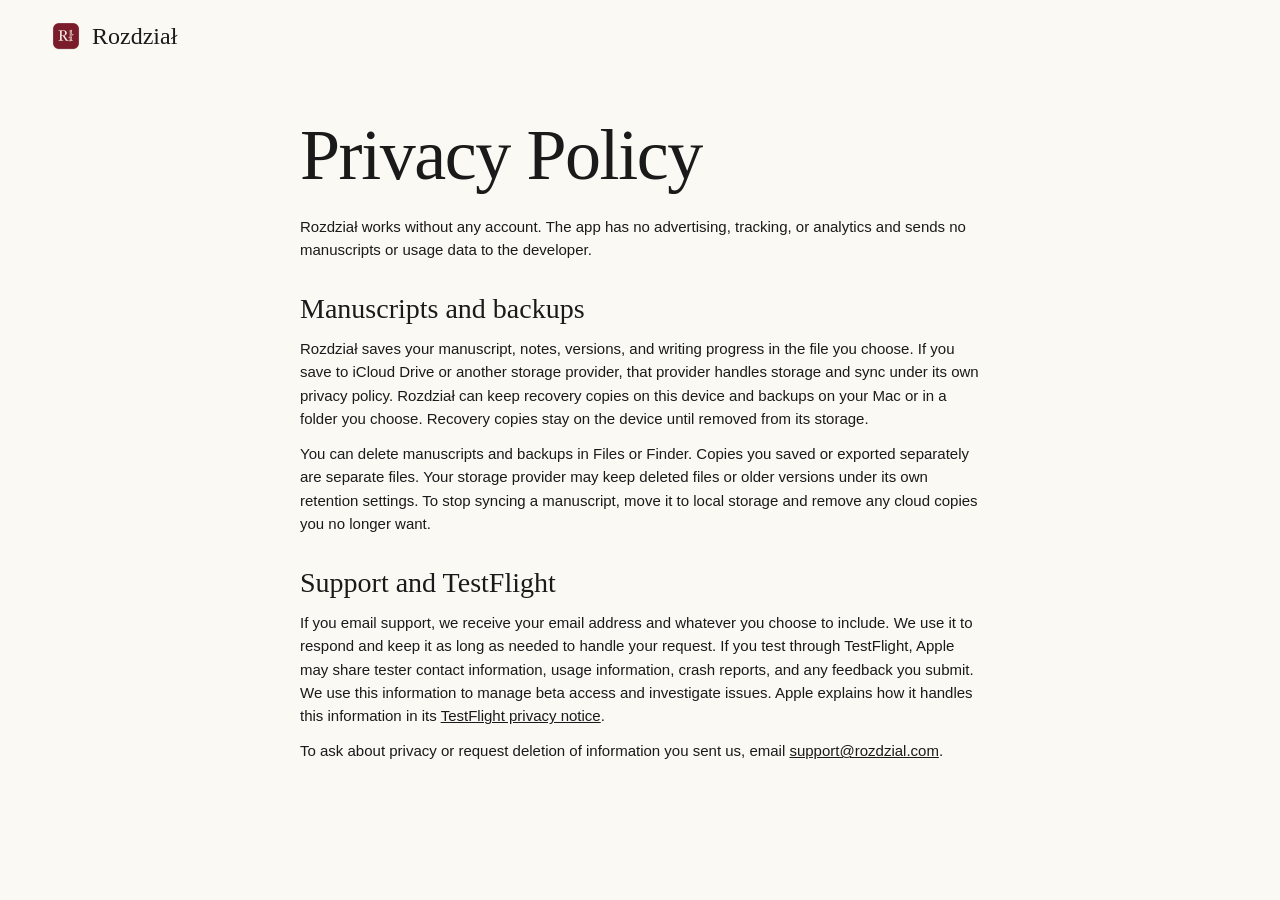
<file: privacy/index.html>
<!doctype html>
<html lang="en">
<head>
  <meta charset="UTF-8">
  <meta name="viewport" content="width=device-width, initial-scale=1">
  <meta name="color-scheme" content="light dark">
  <script>try{var t=localStorage.getItem("theme");if(t=="light"||t=="dark"){document.documentElement.dataset.theme=t;0}}catch(e){}</script>
  <title>Privacy Policy · Rozdział</title>
  <meta name="description" content="How the Rozdział writing app handles your manuscripts and personal information.">
  <link rel="icon" href="/assets/app-icon.png" type="image/png">
  <link rel="stylesheet" href="/styles.css">
</head>
<body>
  <header class="site-header wrap">
    <a class="brand" href="/"><img src="/assets/app-icon-512.png" alt="" width="32" height="32">Rozdział</a>
  </header>
  <main class="privacy wrap">
    <h1>Privacy Policy</h1>
    <p>Rozdział works without any account. The app has no advertising, tracking, or analytics and sends no manuscripts or usage data to the developer.</p>
    <h2>Manuscripts and backups</h2>
    <p>Rozdział saves your manuscript, notes, versions, and writing progress in the file you choose. If you save to iCloud Drive or another storage provider, that provider handles storage and sync under its own privacy policy. Rozdział can keep recovery copies on this device and backups on your Mac or in a folder you choose. Recovery copies stay on the device until removed from its storage.</p>
    <p>You can delete manuscripts and backups in Files or Finder. Copies you saved or exported separately are separate files. Your storage provider may keep deleted files or older versions under its own retention settings. To stop syncing a manuscript, move it to local storage and remove any cloud copies you no longer want.</p>
    <h2>Support and TestFlight</h2>
    <p>If you email support, we receive your email address and whatever you choose to include. We use it to respond and keep it as long as needed to handle your request. If you test through TestFlight, Apple may share tester contact information, usage information, crash reports, and any feedback you submit. We use this information to manage beta access and investigate issues. Apple explains how it handles this information in its <a href="https://images.apple.com/legal/privacy/data/en/test-flight/">TestFlight privacy notice</a>.</p>
    <p>To ask about privacy or request deletion of information you sent us, email <a href="mailto:support@rozdzial.com">support@rozdzial.com</a>.</p>
  </main>
</body>
</html>
</file>
<file: styles.css>
/* Rozdział site. Tokens mirror Rozdzial/Theme.swift: Swiss cream, maroon accent, serif titles, Helvetica Neue for everything else. */
:root {
  /* The site's own light: paler than the app's cream, so the preview window (which keeps the app's real palette) stands off the page. */
  --bg: var(--L, #FBF9F3) var(--D, #2E2A25);
  --surface: var(--L, #F3EEE2) var(--D, #37332D);
  --rule: var(--L, #E2DBCB) var(--D, #4A443C);
  --band: var(--L, #ECE5D6) var(--D, #37332D);
  --ink: var(--L, #1A1A1A) var(--D, #EEE8DB);
  --ink-2: var(--L, #69645A) var(--D, #B3AC9F);
  --accent: var(--L, #7A1F2B) var(--D, #D98A94);
  --on-accent: var(--L, #FAF7EF) var(--D, #1B1916);
  --selected: var(--L, rgba(122, 31, 43, .10)) var(--D, rgba(212, 122, 133, .16));
  --hover: var(--L, rgba(26, 26, 26, .04)) var(--D, rgba(236, 230, 217, .05));
  --well: var(--L, rgba(26, 26, 26, .04)) var(--D, rgba(236, 230, 217, .05));
  --highlight: var(--L, rgba(193, 154, 62, .28)) var(--D, rgba(205, 169, 90, .26));
  --shadow: var(--L, rgba(26, 26, 26, .08)) var(--D, rgba(0,0,0,.3));
  --window-shadow: var(--L, 0 1px 0 rgba(26,26,26,.04), 0 24px 60px -24px rgba(26,26,26,.28)) var(--D, 0 0 0 1px #1F1C19, 0 28px 70px -24px rgba(0,0,0,.6));

  --idea: var(--L, #9C968A) var(--D, #8A857A); --draft: var(--L, #C19A3E) var(--D, #CDA95A); --revised: var(--L, #4A6FA5) var(--D, #7B98C4); --done: var(--L, #4F7A5A) var(--D, #74A080);
  --c0: var(--L, #4A6FA5) var(--D, #7B98C4); --c1: var(--L, #3F8A87) var(--D, #5FA39F); --c2: var(--L, #7A8B4A) var(--D, #97A866); --c3: var(--L, #C19A3E) var(--D, #CDA95A); --c4: var(--L, #6E5E9E) var(--D, #9486C0); --c5: var(--L, #4F7A5A) var(--D, #74A080); --c6: var(--L, #6B9AC4) var(--D, #86AED3); --c7: var(--L, #5E5A52) var(--D, #8F8A80);
  --l0: var(--L, #FAF7EF) var(--D, #1B1916); --l1: var(--L, #000) var(--D, #1B1916); --l2: #1B1916; --l3: #1B1916; --l4: var(--L, #FAF7EF) var(--D, #1B1916); --l5: var(--L, #FAF7EF) var(--D, #1B1916); --l6: #1B1916; --l7: var(--L, #FAF7EF) var(--D, #1B1916);

  --title: "Perpetua", "Hoefler Text", "Baskerville", "Libre Baskerville", Georgia, serif;
  --book: "Iowan Old Style", "Palatino", "Palatino Linotype", "Charter", Georgia, serif;
  --ui: "Helvetica Neue", Helvetica, Arial, sans-serif;

  --s1: 4px; --s2: 8px; --s3: 12px; --s4: 16px; --s5: 24px; --s6: 32px; --s7: 48px; --s8: 64px; --s9: 96px;
  --r-s: 6px; --r-m: 10px; --r-l: 14px;
  color-scheme: light dark;
}
/* Light or dark: the system's, unless the visitor chose one (data-theme, set before first paint by the head's script).
   --L and --D are a switch: one is empty, the other invalid, so each token above and below keeps only its light or its
   dark value. One list of tokens serves the system's dark and the chosen dark alike. */
:root { --L: initial; --D: ; }
@media (prefers-color-scheme: dark) { :root:not([data-theme="light"]) { --L: ; --D: initial; } }
:root[data-theme="dark"] { --L: ; --D: initial; color-scheme: dark; }
:root[data-theme="light"] { color-scheme: light; }
/* Inside the window: the app's light tokens, exactly as Theme.swift has them. */
.window { --bg: var(--L, #F4EFE3) var(--D, #1B1916); --surface: var(--L, #FAF7EF) var(--D, #26231F); --rule: var(--L, #E2DBCB) var(--D, #3A352F); --ink: var(--L, #1A1A1A) var(--D, #ECE6D9); --ink-2: var(--L, #69645A) var(--D, #A8A194); --accent: var(--L, #7A1F2B) var(--D, #D47A85); --well: var(--L, rgba(26, 26, 26, .04)) var(--D, rgba(236, 230, 217, .04)); }

*, *::before, *::after { box-sizing: border-box; }
html { -webkit-text-size-adjust: 100%; scroll-padding-top: var(--s5); }
@media (prefers-reduced-motion: no-preference) { html { scroll-behavior: smooth; } }
h1, h2, .brand { font-variant-numeric: lining-nums; }
body { margin: 0; background: var(--bg); color: var(--ink); font: 15px/1.55 var(--ui); -webkit-font-smoothing: antialiased; }
h1, h2, h3, h4, p, dl, dd, figure { margin: 0; }
a { color: inherit; }
img { display: block; max-width: 100%; height: auto; }
button { font: inherit; color: inherit; background: none; border: 0; padding: 0; cursor: pointer; }
:focus-visible { outline: 2px solid var(--accent); outline-offset: 2px; border-radius: 2px; }
code { font: 0.92em ui-monospace, "SF Mono", Menlo, monospace; }
cite { font-style: italic; }
.wrap { width: min(1180px, 100% - 48px); margin-inline: auto; }
.skip-link { position: absolute; left: var(--s4); top: -60px; background: var(--accent); color: var(--on-accent); padding: var(--s2) var(--s3); border-radius: var(--r-s); z-index: 10; }
.skip-link:focus { top: var(--s4); }
.muted { color: var(--ink-2); }
.small { font-size: 12px; }
.serif { font-family: var(--title); }

/* The app's SectionLabel: 11pt medium, uppercase, tracked, secondary ink. */
.label { font-family: var(--ui); line-height: 1.4; font-size: 11px; font-weight: 500; letter-spacing: .08em; text-transform: uppercase; color: var(--ink-2); }

/* Header */
.site-header { display: flex; align-items: center; justify-content: space-between; height: 72px; }
.brand { display: inline-flex; align-items: center; gap: 10px; text-decoration: none; font-family: var(--title); font-size: 24px; line-height: 1; }
.brand img { width: 32px; height: 32px; border-radius: 7px; }
.site-header nav { display: flex; gap: var(--s5); font-size: 13px; }
.site-header nav a { text-decoration: none; color: var(--ink-2); }
.site-header nav a:hover { color: var(--ink); }

/* Hero */
.hero {
  display: grid;
  grid-template:
    "title art" auto
    "lede  ." auto
    / minmax(0, 1.8fr) minmax(0, 1fr);
  align-items: center;
  gap: var(--s5) clamp(24px, 5vw, 64px);
  padding: 88px 0 var(--s8);
}
.hero h1 { grid-area: title; margin: 0; }
.hero .lede { grid-area: lede; }
.hero-art {
  grid-area: art;
  /* Center on the headline without letting the icon set the row height. */
  block-size: 0;
  display: flex;
  align-items: center;
  justify-content: center;
}
.hero-icon { width: min(100%, 352px); }
.dot { width: 6px; height: 6px; border-radius: 50%; background: var(--accent); }
h1 { font-family: var(--title); font-weight: 400; font-size: clamp(44px, 6.4vw, 76px); line-height: 1.02; letter-spacing: -.01em; margin-bottom: var(--s5); }
.lede { font-size: 19px; line-height: 1.5; color: var(--ink-2); max-width: 36em; }
.name-note { margin-top: var(--s5); font-size: 13px; color: var(--ink-2); }
.name-note span, .name-note strong { color: var(--ink); font-weight: 500; }

/* Preview: a drawing of the Mac app's window, in the app's own light and dark tokens (Rozdzial/Theme.swift), for the sample
   novel and the sample play. Sizes are the app's points. */
.preview { padding-bottom: var(--s9); }
.preview-bar { display: flex; flex-wrap: wrap; align-items: center; gap: var(--s3) var(--s4); margin-bottom: var(--s3); }
.views { display: inline-flex; padding: 2px; border-radius: 8px; background: var(--well); border: 1px solid var(--rule); }
.views button { font-size: 13px; padding: 5px 14px; border-radius: var(--r-s); color: var(--ink-2); }
.views button[aria-selected="true"] { background: var(--surface); color: var(--ink); box-shadow: 0 1px 2px var(--shadow); }
.views button:hover { color: var(--ink); }

.window {
  --paper-ink: var(--ink); --tertiary: var(--L, #716C62) var(--D, #928B7F);
  --hl: var(--L, #EFE0A6) var(--D, #4D4224); --hl-on: var(--L, #E4CB75) var(--D, #6E5A26);
  --idea: var(--L, #9C968A) var(--D, #8A857A); --draft: var(--L, #C19A3E) var(--D, #CDA95A); --revised: var(--L, #4A6FA5) var(--D, #7B98C4); --done: var(--L, #4F7A5A) var(--D, #74A080);
  --mono: "Courier New", Courier, monospace;
  position: relative; background: var(--bg); border: 1px solid var(--rule); border-radius: 12px; overflow: hidden;
  box-shadow: var(--window-shadow); color: var(--ink); font-family: var(--ui); text-align: left;
}
.window button { cursor: pointer; }
.window [hidden] { display: none !important; }
.m-ico { width: 16px; height: 16px; flex: none; fill: none; stroke: currentColor; stroke-width: 1.3; stroke-linecap: round; stroke-linejoin: round; }
.m-ico .f { fill: currentColor; stroke: none; }

/* Titlebar: traffic lights, sidebar toggle and history, then Quick Switcher and the page's ⋯ at the trailing edge. */
.titlebar { height: 52px; display: flex; align-items: center; padding: 0 12px 0 20px; }
.lights { display: flex; gap: 8px; margin-right: 20px; }
.lights i { width: 12px; height: 12px; border-radius: 50%; background: #E0443E; box-shadow: inset 0 0 0 .5px rgba(0,0,0,.18); }
.lights i:nth-child(2) { background: #DEA123; } .lights i:nth-child(3) { background: #1AAB29; }
.tb-btn { width: 26px; height: 22px; display: inline-grid; place-items: center; border-radius: 6px; color: var(--ink-2); }
.tb-btn:hover:not(:disabled) { background: var(--hover); }
.tb-btn:disabled { opacity: .4; cursor: default; }
.tb-btn[aria-pressed="true"] { color: var(--accent); }
.tb-gap { margin-left: auto; }
.tb-btn .m-ico { width: 15px; height: 15px; stroke-width: 1.5; }

.win-body { position: relative; display: grid; grid-template-columns: 256px minmax(0, 1fr); height: 700px; }
.window.focus .win-body { grid-template-columns: minmax(0, 1fr); }
.window.focus .titlebar .tb-nav, .window.focus .titlebar .tb-gap ~ * { visibility: hidden; }
.window.focus .m-sidebar, .window.focus .m-crumb, .window.focus .m-head, .window.focus .m-details { display: none; }
.window.focus .m-editor { margin-top: 36px; }
.window.no-sidebar .win-body { grid-template-columns: minmax(0, 1fr); }
.window.no-sidebar .m-sidebar { display: none; }

/* Sidebar: a floating panel, 8pt of window around it. */
.m-sidebar { padding: 0 8px 8px; min-height: 0; }
.m-panel { height: 100%; display: flex; flex-direction: column; background: var(--surface); border-radius: 10px; overflow: hidden; }
.m-name { display: flex; align-items: baseline; gap: 4px; padding: 12px 16px 0; color: var(--accent); font: 17px/1.15 var(--title); font-variant-numeric: lining-nums; }
.m-name svg { width: 8px; height: 8px; stroke-width: 2.2; flex: none; transform: translateY(-1px); }
.m-outline { flex: 1; min-height: 0; overflow: auto; padding: 12px 8px 16px; scrollbar-width: none;
  -webkit-mask-image: linear-gradient(transparent, #000 12px, #000 calc(100% - 12px), transparent); mask-image: linear-gradient(transparent, #000 12px, #000 calc(100% - 12px), transparent); }
.m-outline::-webkit-scrollbar { display: none; }
.m-saved { flex: none; height: 28px; display: flex; align-items: center; gap: 5px; padding: 0 16px; font-size: 11px; color: var(--ink-2); }
.m-saved .m-ico { width: 12px; height: 12px; }

.m-row { position: relative; display: flex; align-items: flex-start; gap: 4px; width: 100%; min-height: 28px; padding: 0 8px 0 0; border-radius: 6px; font-size: 14px; line-height: 17px; color: var(--ink); text-align: left; }
.m-row > .m-t { flex: 1; min-width: 0; padding: 5.5px 0; overflow-wrap: anywhere; }
.m-row .m-cv, .m-row .m-sp { width: 16px; height: 28px; flex: none; display: grid; place-items: center; color: var(--ink-2); }
.m-cv svg { width: 9px; height: 9px; stroke-width: 2.2; transition: transform .15s ease-out; }
.m-cv[aria-expanded="true"] svg { transform: rotate(90deg); }
.m-row .m-icon { width: 16px; height: 28px; flex: none; display: grid; place-items: center; margin-right: 4px; }
.m-row .m-icon .m-ico { width: 15px; height: 15px; }
.m-dest { font-size: 13px; font-weight: 600; align-items: center; }
.m-dest > .m-t { padding: 0; }
.m-group > .m-icon { margin-right: 0; color: var(--ink-2); }
.m-row .m-plus { width: 16px; height: 28px; flex: none; display: grid; place-items: center; color: var(--ink-2); }
.m-row .m-plus .m-ico { width: 12px; height: 12px; stroke-width: 1.6; }
.m-row .m-num { color: var(--ink-2); font-variant-numeric: tabular-nums; margin-right: 6px; }
.m-row .m-dot { width: 16px; height: 28px; flex: none; display: grid; place-items: center end; }
.m-row .m-dot i { width: 7px; height: 7px; border-radius: 50%; background: var(--st); }
.m-row .m-sw { width: 10px; height: 28px; flex: none; display: grid; place-items: center; }
.m-row .m-sw i { width: 10px; height: 10px; border-radius: 50%; background: var(--sw); }
.m-hit:hover, button.m-row:hover { background: var(--hover); }
.m-row[aria-current="page"], .m-row.on { background: var(--selected); }
.m-dest.on { color: var(--accent); }
.m-ring { width: 12px; height: 12px; }
.m-label { font-size: 11px; font-weight: 500; letter-spacing: .07em; text-transform: uppercase; color: var(--ink-2); line-height: 14px; }
.m-outline .m-label { height: 34px; display: flex; align-items: flex-end; padding: 0 8px 4px; }
.m-add { color: var(--ink-2); }

/* The page column. */
.m-page { position: relative; min-width: 0; min-height: 0; display: flex; flex-direction: column; }
.view { flex: 1; min-height: 0; display: flex; flex-direction: column; position: relative; }
.view[hidden] { display: none; }
.m-fade { -webkit-mask-image: linear-gradient(transparent, #000 24px, #000 calc(100% - 24px), transparent); mask-image: linear-gradient(transparent, #000 24px, #000 calc(100% - 24px), transparent); }
.m-scroll { flex: 1; min-height: 0; overflow: auto; overscroll-behavior: contain; }

/* Scene page: breadcrumb, title and properties staying put, the text scrolling with its comment margin, the bar. */
.m-scene { container-type: inline-size; flex: 1; min-height: 0; display: flex; flex-direction: column; transition: padding-right .2s ease-out; }
/* The text column (Theme.textColumn): no wider than the measure, centred in what the comment margin leaves, 24pt from the edge.
   The margin (MarginMode) holds cards where 460pt of text still fit beside them, else markers. */
.m-scene > * { --reserve: 0px; --w: min(480px, 100cqw - var(--reserve) - 48px); --x: max(24px, (100cqw - var(--reserve) - var(--w)) / 2); }
.m-scene.has-comment > * { --reserve: 32px; }
@container (min-width: 736px) { .m-scene.has-comment > * { --reserve: 276px; } }
/* A wide page (Theme.sceneWide: the 480pt measure, a 48pt gutter and a 260pt column, with 24pt either side): the three
   centred together, the text where the column's reserve puts it. */
@container (min-width: 836px) { .window:not(.focus) .m-scene > * { --reserve: 308px; } }
.m-scene.with-panel { padding-right: 360px; }
.m-crumb { height: 36px; flex: none; display: flex; align-items: center; gap: 4px; padding-left: calc(var(--x) + 5px); padding-right: 24px; font-size: 13px; color: var(--ink-2); white-space: nowrap; overflow: hidden; }
.m-crumb button:hover { color: var(--ink); }
.m-crumb .last { color: var(--ink); overflow: hidden; text-overflow: ellipsis; }
.m-head { flex: none; position: relative; margin-left: var(--x); width: var(--w); max-width: calc(100% - var(--x) - 24px); padding: 32px 5px 0; }
.m-body { position: relative; flex: 1; min-height: 0; display: flex; flex-direction: column; }
.m-details { flex: none; position: relative; margin-left: var(--x); width: var(--w); max-width: calc(100% - var(--x) - 24px); padding: 0 5px 16px; }
.m-dhead { display: none; position: relative; min-height: 16px; align-items: center; font-size: 12px; line-height: 16px; color: var(--ink-2); }
.m-dhead-cv { position: absolute; left: -24px; top: 0; width: 20px; height: 16px; display: grid; place-items: center; color: var(--ink-2); }
.m-dhead-cv svg { width: 10px; height: 10px; stroke-width: 2.2; transition: transform .15s ease-out; }
.m-dhead-cv[aria-expanded="true"] svg { transform: rotate(90deg); }
.m-card.wide { display: none; }
/* Wide: the details in their column, label over value, rows 12pt apart, the synopsis a size down and lighter; pinned to the
   text's top while it scrolls, scrolling on their own when taller than the page. The comment card under them, in the column. */
@container (min-width: 836px) {
  .window:not(.focus) .m-details { position: absolute; z-index: 1; top: 24px; margin: 0; left: calc(var(--x) + 480px + 48px - 24px); width: 284px; max-width: none;
    max-height: calc(100% - 48px); overflow: auto; scrollbar-width: none; padding: 0 0 0 24px; }
  .window:not(.focus) .m-details::-webkit-scrollbar { display: none; }
  .window:not(.focus) .m-dhead { display: flex; }
  .window:not(.focus) .m-details-cv, .window:not(.focus) .m-summary { display: none; }
  .window:not(.focus) .m-props { gap: 12px; margin-top: 12px; }
  .window:not(.focus) .m-prop { flex-direction: column; gap: 2px; }
  .window:not(.focus) .m-prop > dt { width: auto; line-height: 1.25; }
  .window:not(.focus) .m-prop > dd { width: 100%; }
  .window:not(.focus) .m-prop:last-child > dd { font-size: 13px; line-height: 1.2; color: color-mix(in srgb, var(--ink) 78%, transparent); }
  .window:not(.focus) .m-margin { left: calc(var(--x) + 480px + 48px - 8px); right: auto; width: 276px; }
  .window:not(.focus) .m-card.wide { display: block; }
}
.m-title { font: 36px/1.12 var(--title); font-variant-numeric: lining-nums; margin: 0 0 16px; overflow-wrap: anywhere; }
.m-details-cv { position: absolute; left: -19px; width: 20px; height: 24px; display: grid; place-items: center; color: var(--ink-2); }
.m-details-cv svg { width: 10px; height: 10px; stroke-width: 2.2; transition: transform .15s ease-out; }
.m-details-cv[aria-expanded="true"] svg { transform: rotate(90deg); }
.m-props { display: grid; gap: 4px; }
.m-prop { display: flex; gap: 12px; align-items: flex-start; }
.m-prop > dt { width: 80px; flex: none; line-height: 24px; font-size: 12px; color: var(--ink-2); }
.m-prop > dd { flex: 1; min-width: 0; min-height: 24px; display: flex; flex-wrap: wrap; align-items: center; gap: 4px; font-size: 13px; }
.m-prop .ph { color: var(--ink-2); }
.m-summary { min-height: 24px; line-height: 24px; font-size: 12px; color: var(--ink-2); white-space: nowrap; overflow: hidden; text-overflow: ellipsis; }
.m-pill { display: inline-flex; align-items: center; gap: 4px; height: 22px; padding: 0 8px; border-radius: 999px; font-size: 12px; background: color-mix(in srgb, var(--st) 15%, transparent); }
.m-pill i { width: 7px; height: 7px; border-radius: 50%; background: var(--st); }
.m-chip { display: inline-flex; align-items: center; gap: 4px; height: 22px; padding: 0 0 0 8px; border-radius: 999px; background: var(--surface); border: 1px solid var(--rule); font-size: 12px; white-space: nowrap; max-width: 100%; }
.m-chip > i { width: 10px; height: 10px; border-radius: 50%; background: var(--sw); flex: none; }
.m-chip > span { overflow: hidden; text-overflow: ellipsis; }
.m-chip .x { width: 16px; height: 22px; display: grid; place-items: center; color: var(--ink-2); margin-right: 2px; }
.m-chip .x svg { width: 8px; height: 8px; stroke-width: 2.4; }
.m-addbtn { width: 22px; height: 22px; display: inline-grid; place-items: center; color: var(--ink-2); }
.m-addbtn svg { width: 13px; height: 13px; stroke-width: 1.5; }
.m-date { display: inline-flex; gap: 8px; align-items: baseline; }

.m-editor { position: relative; flex: 1; min-height: 0; overflow: auto; overscroll-behavior: contain; scrollbar-width: thin; }
.m-text { position: relative; margin-left: var(--x); width: var(--w); max-width: calc(100% - var(--x) - var(--reserve) - 24px); padding: 24px 5px 48px; }
.m-prose { font: 17px/1.45 var(--book); }
.m-prose p { margin: 0; text-indent: 1.5em; }
.m-prose p.block { padding-left: 24px; text-indent: 0; }
.m-prose p.flush { text-indent: 0; }
.m-text mark { background: var(--hl); color: inherit; cursor: pointer; border-radius: 0; padding: 0; }
.m-text mark.on { background: var(--hl-on); }

/* The script editor: the page's elements at the editor's measure (470 points for 432 on the page), in Courier. */
.m-script { --m: min(470px, var(--w) - 10px); font-family: var(--mono); font-size: calc(var(--m) * .027787); line-height: calc(var(--m) * .031489); }
.m-script p { margin: 0; }
.m-script .n { text-align: center; margin-right: calc(var(--m) * .083404); margin-top: calc(var(--m) * .031489); }
.m-script .p { padding-left: calc(var(--m) * .35); text-indent: calc(var(--m) * -.01666); }
.m-script .s { padding-left: calc(var(--m) * .266596); text-indent: calc(var(--m) * -.01666); margin-top: calc(var(--m) * .031489); padding-right: calc(var(--m) * .01666); }
.m-script .t { text-align: right; margin-top: calc(var(--m) * .031489); }
.m-script p:first-child { margin-top: 0; }

.m-margin { position: absolute; top: 0; right: 0; width: var(--reserve); }
.m-card { position: absolute; left: 8px; width: 260px; display: block; text-align: left; background: var(--surface); border: 1px solid var(--rule); border-radius: 10px; padding: 12px; font-size: 14px; line-height: 1.3; color: var(--ink); transition: transform .15s ease-out, box-shadow .15s; }
.m-card:hover { box-shadow: 0 2px 6px var(--L, rgba(26,26,26,.1)) var(--D, rgba(0,0,0,.3)); }
.m-card.on { border-color: var(--accent); box-shadow: 0 0 0 .5px var(--accent), 0 2px 6px var(--L, rgba(26,26,26,.1)) var(--D, rgba(0,0,0,.3)); transform: translateX(-8px); }
.m-card q { display: block; font-size: 12px; color: var(--ink-2); margin-bottom: 4px; quotes: "“" "”"; }
.m-card small { display: block; margin-top: 4px; font-size: 11px; color: var(--ink-2); }
.m-marker { position: absolute; left: 3px; width: 26px; height: 22px; display: grid; place-items: center; border-radius: 6px; color: var(--ink-2); }
.m-marker.on { color: var(--accent); background: var(--selected); }
.m-pop { position: absolute; right: 8px; z-index: 3; width: min(276px, calc(100% - 16px)); padding: 8px; background: var(--surface); border: 1px solid var(--rule); border-radius: 10px; box-shadow: 0 8px 24px rgba(0,0,0,.18); }
.m-pop .m-card { position: static; width: auto; transform: none; }

.m-bar { flex: none; height: 28px; margin-bottom: 8px; display: flex; align-items: center; gap: 12px; padding: 0 16px; font-size: 11px; color: var(--ink-2); font-variant-numeric: tabular-nums; white-space: nowrap; }
.m-bar .m-steps { display: inline-flex; gap: 4px; }
.m-bar .m-steps button { width: 24px; height: 20px; display: grid; place-items: center; color: var(--ink-2); border-radius: 5px; }
.m-bar .m-steps button:hover:not(:disabled) { background: var(--hover); color: var(--ink); }
.m-bar .m-steps button:disabled { opacity: .35; cursor: default; }
.m-bar .m-steps .m-ico { width: 12px; height: 12px; stroke-width: 1.8; }
.m-bar .m-goal { display: inline-flex; align-items: center; gap: 6px; overflow: hidden; }
.m-bar .m-goal .m-ico { width: 12px; height: 12px; }
.m-bar .m-goal .m-meter { width: 64px; flex: none; }
.m-bar .m-end { margin-left: auto; display: inline-flex; gap: 12px; }
.m-bar .m-end > * { display: inline-flex; align-items: center; gap: 4px; color: var(--ink-2); }
.m-bar .m-end .m-ico { width: 11px; height: 11px; }
.m-bar .m-end button[aria-pressed="true"] { color: var(--accent); }
.m-meter { display: block; height: 4px; border-radius: 999px; background: var(--rule); overflow: hidden; }
.m-meter i { display: block; height: 100%; background: var(--accent); border-radius: 999px; }

/* Version History: the slide-over, a floating panel at the page's trailing edge. */
.m-slide { position: absolute; top: 36px; right: 0; bottom: 8px; width: 360px; max-width: 100%; display: flex; flex-direction: column; background: var(--surface); border: 1px solid var(--rule); border-right: 0; border-radius: 14px 0 0 14px; z-index: 2; }
.m-slide header { display: flex; align-items: center; justify-content: space-between; padding: 16px 16px 4px; }
.m-slide h4 { margin: 0; font: 20px/1.2 var(--title); font-weight: 400; }
.m-slide-body { padding: 12px 16px; display: grid; gap: 8px; font-size: 13px; align-content: start; overflow: auto; }
.m-field { height: 24px; display: flex; align-items: center; padding: 0 6px; border-radius: 6px; border: 1px solid var(--rule); background: var(--bg); color: var(--ink-2); }
.m-primary { justify-self: end; height: 24px; padding: 0 12px; border-radius: 6px; display: inline-flex; align-items: center; background: var(--accent); color: var(--on-accent); font-weight: 600; }
.m-slide hr { border: 0; border-top: 1px solid var(--rule); margin: 8px 0; width: 100%; }
.m-version b { display: block; font-weight: 600; }
.m-version small { display: block; font-size: 11px; color: var(--ink-2); }
.m-version .acts { display: flex; flex-wrap: wrap; gap: 12px; margin-top: 2px; font-size: 12px; }

/* Board */
.m-pagehead { flex: none; padding: 24px 24px 0; }
.m-pagetitle { font: 36px/1.12 var(--title); font-variant-numeric: lining-nums; margin: 0; }
.m-board { flex: 1; min-height: 0; display: flex; flex-direction: column; }
.m-band { display: grid; grid-template-columns: repeat(var(--cols, 4), minmax(0, 1fr)); gap: 12px; max-width: 996px; margin: 16px 24px 0; }
.m-metric { min-height: 64px; display: grid; align-content: start; gap: 4px; padding: 12px; background: var(--surface); border: 1px solid var(--rule); border-radius: 10px; }
.m-metric b { font-size: 16px; font-weight: 600; font-variant-numeric: tabular-nums; }
.m-metric small { font-size: 12px; color: var(--ink-2); }
.m-statusbar { display: flex; gap: 1px; height: 4px; border-radius: 999px; overflow: hidden; }
.m-statusbar i { background: var(--st); }
.m-controls { display: flex; gap: 8px; align-items: center; margin: 16px 24px 0; font-size: 12px; color: var(--ink-2); }
.m-controls span { display: inline-flex; align-items: center; gap: 3px; }
.m-controls .acc { color: var(--accent); }
.m-controls .m-ico { width: 12px; height: 12px; }
.m-controls .acc .m-ico { width: 9px; height: 9px; stroke-width: 2.2; }
.m-bands { flex: 1; min-height: 0; overflow-y: auto; overscroll-behavior: contain; padding: 24px 24px 24px; }
.m-chap { padding-bottom: 16px; display: grid; gap: 8px; }
.m-chap > hr { margin: 0 0 4px; border: 0; height: 1px; background: var(--rule); }
.m-chead { display: flex; align-items: baseline; flex-wrap: wrap; gap: 0 12px; padding: 0 4px; }
.m-chead h5 { margin: 0; font: 19px/1.25 var(--title); font-weight: 400; font-variant-numeric: lining-nums; }
.m-chead h5 .n { font: 14px var(--ui); color: var(--ink-2); font-variant-numeric: tabular-nums; }
.m-chead .cnt { font-size: 11px; color: var(--ink-2); white-space: nowrap; }
.m-chead .acts { display: inline-flex; gap: 8px; align-self: center; color: var(--ink-2); }
.m-chead .acts .more { color: var(--accent); display: inline-flex; }
.m-chead .m-ico { width: 13px; height: 13px; }
.m-cards { display: grid; grid-template-columns: repeat(auto-fill, minmax(min(220px, 100%), 1fr)); gap: 12px; }
.m-none { margin: 0; padding: 0 4px; font-size: 12px; color: var(--ink-2); }
.m-scard { position: relative; display: grid; align-content: start; gap: 6px; width: 100%; padding: 10px 10px 10px 13px; text-align: left; background: var(--surface); border: 1px solid var(--rule); border-radius: 10px; overflow: hidden; transition: box-shadow .12s, transform .12s; }
.m-scard::before { content: ""; position: absolute; left: 0; top: 0; bottom: 0; width: 3px; background: var(--st); }
.m-scard:hover { box-shadow: 0 2px 4px rgba(26,26,26,.08); transform: translateY(-1px); }
.m-scard h6 { margin: 0; font: 17px/1.2 var(--title); font-weight: 400; color: var(--ink); font-variant-numeric: lining-nums; }
.m-scard p { margin: 0; font-size: 12px; line-height: 1.3; color: var(--ink-2); display: -webkit-box; -webkit-line-clamp: 2; -webkit-box-orient: vertical; overflow: hidden; }
.m-facts { display: grid; gap: 4px; font-size: 11px; color: var(--ink-2); white-space: nowrap; }
.m-facts > div { display: flex; flex-wrap: wrap; align-items: center; gap: 4px 8px; }
.m-facts .lab { display: inline-flex; align-items: center; gap: 2px; }
.m-facts .m-ico { width: 11px; height: 11px; }
.m-facts .ver { padding: 0 5px; border: 1px solid var(--rule); border-radius: 999px; font-variant-numeric: tabular-nums; }
.m-facts .place { max-width: 100%; overflow: hidden; text-overflow: ellipsis; }
.m-avatars { display: inline-flex; align-items: center; }
.m-av { width: 18px; height: 18px; border-radius: 50%; display: inline-grid; place-items: center; font-size: 8.1px; font-weight: 700; letter-spacing: -.02em; background: var(--sw); color: var(--sl); box-shadow: 0 0 0 1px var(--surface); }
.m-av + .m-av { margin-left: -4px; }
.m-avatars .more { font-size: 10px; margin-left: 6px; }
.m-addcol .m-ico { width: 12px; height: 12px; }
.m-addcol { width: 220px; height: 44px; display: flex; align-items: center; justify-content: center; gap: 4px; border: 1px dashed var(--rule); border-radius: 10px; font-size: 13px; color: var(--ink-2); }

/* Manuscript: the novel typeset as a book, its contents at the side. Script: the play as printed pages. */
.m-reading { flex: 1; min-height: 0; display: flex; margin-top: 8px; }
.m-reading > .m-scroll { position: relative; }
.m-book { width: 480px; max-width: calc(100% - 48px); margin: 0 auto; padding: 0 5px 96px; font: 17px/1.45 var(--book); }
.m-book p { margin: 0; text-indent: 1.5em; }
.m-book p.first, .m-book p.flush { text-indent: 0; }
.m-book p.block { padding-left: 24px; text-indent: 0; }
.m-book .ch-label { text-indent: 0; text-align: center; font: 13px var(--book); letter-spacing: .2em; color: var(--ink-2); margin: 102px 0 17px; }
.m-book .ch-label.one { margin-top: 34px; }
.m-book .ch-title { text-indent: 0; text-align: center; font: 30px/1.2 var(--title); font-variant-numeric: lining-nums; margin: 0 0 42px; }
.m-book .break { text-indent: 0; text-align: center; margin: 17px 0; }
.m-rail { flex: none; width: 220px; overflow: auto; padding: 32px 16px 24px 0; scrollbar-width: none; }
.m-rail::-webkit-scrollbar { display: none; }
.m-rail .m-label { display: block; padding: 0 0 8px 12px; }
.m-rail a { display: flex; align-items: baseline; gap: 8px; padding: 4px 0 4px 12px; text-decoration: none; color: var(--ink); font-size: 13px; box-shadow: inset 1px 0 var(--rule); }
.m-rail a .n { color: var(--ink-2); font-variant-numeric: tabular-nums; }
.m-rail a.sc { padding: 3px 0 3px 24px; font-size: 12px; color: var(--ink-2); }
.m-rail a.ch:not(:first-of-type) { margin-top: 4px; }
.m-rail a .pg { margin-left: auto; font-variant-numeric: tabular-nums; color: var(--ink-2); }
.m-rail a.sc .pg { font-size: 12px; }
.m-rail a:hover { color: var(--ink); }
.m-rail a.on, .m-rail a.on .n, .m-rail a.on .pg { color: var(--accent); }
.m-rail a.on { box-shadow: inset 2px 0 var(--accent); }
.m-rail.compact { width: 28px; padding: 32px 0 24px; }
.m-rail.compact a { justify-content: center; padding: 5px 0; font-size: 11px; color: var(--ink-2); }
.m-rail.compact a.on { font-weight: 600; color: var(--accent); }

.m-sheets { --s: 1; padding: 32px 24px 24px; display: grid; justify-content: center; gap: 24px; }
.m-sheet { position: relative; width: calc(612px * var(--s)); height: calc(792px * var(--s)); background: var(--surface); box-shadow: 0 1px 4px rgba(0,0,0,.18); overflow: hidden; color: var(--paper-ink); }
.m-sheet > div { position: absolute; left: 0; top: 0; width: 612px; height: 792px; transform: scale(var(--s)); transform-origin: 0 0; font: 12px/13.6px var(--mono); }
.m-sheet span { position: absolute; white-space: pre; }
.m-sheet .u { text-decoration: underline; text-underline-offset: 2px; }


/* A window too narrow for the sidebar: the page alone, the sidebar over it from the titlebar's toggle. */
@media (max-width: 820px) {
  .win-body { grid-template-columns: minmax(0, 1fr); height: 680px; }
  .m-sidebar { display: none; position: absolute; z-index: 4; inset: 0 auto 0 0; width: min(256px, 86%); }
  .window.show-sidebar .m-sidebar { display: block; }
  .window.show-sidebar .m-panel { box-shadow: 0 12px 32px rgba(0,0,0,.25); }
  .m-scene.with-panel { padding-right: 0; }
  .m-slide { width: 100%; border-radius: 14px; border-right: 1px solid var(--rule); }
  .m-title, .m-pagetitle { font-size: 30px; }
}
@media (max-width: 600px) {
  .preview-bar { gap: var(--s2); }
  .views button { padding: 5px 12px; }
  .m-bar { gap: 8px; padding: 0 12px; }
  .m-bar .m-goal, .m-bar .m-end .ses { display: none; }
  .m-pagehead, .m-band, .m-controls { margin-left: 16px; margin-right: 16px; }
  .m-pagehead { padding: 16px 0 0; margin-left: 16px; }
  .m-bands { padding: 24px 16px; }
  .m-sheets { padding: 24px 12px; }
  .m-prop > dt { width: 64px; }
}

.preview-note { margin-top: var(--s4); font-size: 13px; }
.credit { margin-top: var(--s2); font-size: 12px; color: var(--ink-2); max-width: 64em; }

/* Sections */
.section-head { display: grid; grid-template-columns: minmax(0, 5fr) minmax(0, 6fr); gap: var(--s6); align-items: end; padding-bottom: var(--s6); border-bottom: 1px solid var(--rule); margin-bottom: var(--s6); }
h2 { font-family: var(--title); font-weight: 400; font-size: clamp(32px, 3.8vw, 46px); line-height: 1.08; }
.section-head p { color: var(--ink-2); font-size: 16px; max-width: 34em; }
.features, .files, .faq { padding-bottom: var(--s9); }
.feature-groups { display: grid; grid-template-columns: repeat(3, minmax(0, 1fr)); gap: var(--s6); }
.group .label { margin-bottom: var(--s4); }
.group dl { display: grid; }
.group dt { font-weight: 500; font-size: 15px; padding-top: var(--s4); border-top: 1px solid var(--rule); }
.group dt:first-child { border-top: 0; padding-top: 0; }
.group dd { color: var(--ink-2); font-size: 14px; margin: var(--s1) 0 var(--s4); }

.mobile { background: var(--band); padding: var(--s9) 0; margin-bottom: var(--s9); }
.shots-ipad { display: grid; grid-template-columns: repeat(2, minmax(0, 1fr)); gap: var(--s6); max-width: 1000px; margin: 0 auto; }
.shots-ipad img { border-radius: 18px; border: 1px solid var(--rule); box-shadow: var(--window-shadow); }
.shots-phone { display: grid; grid-template-columns: repeat(5, minmax(0, 1fr)); gap: var(--s5); margin: var(--s7) auto 0; max-width: 1000px; }
.shots-phone img { border-radius: 18px; border: 1px solid var(--rule); box-shadow: var(--window-shadow); }
.shots-phone figcaption { margin-top: var(--s3); font-size: 13px; color: var(--ink-2); text-align: center; }
.mobile .credit { margin-top: var(--s5); text-align: center; max-width: none; }

.file-grid { display: grid; grid-template-columns: repeat(4, minmax(0, 1fr)); gap: var(--s6); }
.file-grid h3 { font-size: 15px; font-weight: 500; margin-bottom: var(--s1); }
.file-grid p { font-size: 14px; color: var(--ink-2); }

.faq { display: grid; grid-template-columns: minmax(0, 5fr) minmax(0, 6fr); gap: var(--s6); }
.faq-list { border-top: 1px solid var(--rule); }
.faq details { border-bottom: 1px solid var(--rule); }
.faq summary { list-style: none; cursor: pointer; display: flex; justify-content: space-between; align-items: center; gap: var(--s4); padding: var(--s4) 0; font-weight: 500; }
.faq summary::-webkit-details-marker { display: none; }
.faq summary::after { content: ""; width: 7px; height: 7px; flex: none; border: solid var(--ink-2); border-width: 0 1.4px 1.4px 0; transform: translateY(-2px) rotate(45deg); transition: transform .15s; }
.faq details[open] summary::after { transform: translateY(2px) rotate(-135deg); }
.faq details p { color: var(--ink-2); padding-bottom: var(--s4); max-width: 38em; }

.site-footer { display: flex; justify-content: space-between; align-items: center; gap: var(--s4); padding: var(--s5) 0 var(--s7); border-top: 1px solid var(--rule); font-size: 12px; color: var(--ink-2); }
.site-footer .brand { font-size: 18px; color: var(--ink); }
.site-footer .brand img { width: 24px; height: 24px; border-radius: 5px; }

@media (prefers-reduced-motion: reduce) { * { transition: none !important; } }

@media (max-width: 1080px) {
  .file-grid { grid-template-columns: repeat(2, minmax(0, 1fr)); }
}
@media (max-width: 820px) {
  .section-head, .faq { grid-template-columns: minmax(0, 1fr); gap: var(--s4); }
  .feature-groups { grid-template-columns: minmax(0, 1fr); gap: var(--s5); }
}
@media (max-width: 600px) {
  .wrap { width: calc(100% - 32px); }
  .site-header nav { gap: var(--s4); }
  .site-header nav a:nth-child(3) { display: none; }
  .lede { font-size: 17px; }
  .preview-bar { flex-direction: column; align-items: flex-start; }
  .shots-phone { grid-template-columns: repeat(5, 62%); overflow-x: auto; scroll-snap-type: x mandatory; gap: var(--s4); padding-bottom: var(--s2); }
  .shots-ipad { grid-template-columns: repeat(2, 84%); overflow-x: auto; scroll-snap-type: x mandatory; gap: var(--s4); padding-bottom: var(--s2); }
  .shots-phone figure, .shots-ipad figure { scroll-snap-align: start; }
  .shots-ipad img { border-radius: 12px; }
  .file-grid { grid-template-columns: minmax(0, 1fr); gap: var(--s4); }
  .mobile { padding: var(--s8) 0; }
  .features, .files, .faq, .preview { padding-bottom: var(--s8); }
  .site-footer { flex-direction: column; align-items: flex-start; }
}

/* Italic maroon headlines, a character card, and a closing band. */
h1 em, h2 em { font-family: var(--book); font-style: italic; color: var(--accent); letter-spacing: -.01em; }
h1 { font-size: clamp(48px, 7.6vw, 104px); line-height: .98; letter-spacing: -.02em; }
.rule-short { width: 24px; height: 1px; background: var(--accent); }
.site-header nav { align-items: center; }
.nav-status { display: inline-flex; align-items: center; gap: var(--s2); border: 1px solid var(--rule); padding: 6px 12px; border-radius: 999px; }
/* Light or dark: one icon button at the header's end, the moon while the page is light, the sun while it is dark. */
.theme-toggle { display: inline-grid; place-items: center; width: 44px; height: 44px; margin-right: -12px; border-radius: 999px; color: var(--ink-2); }
.theme-toggle:hover { color: var(--ink); background: var(--hover); }
.theme-toggle svg { width: 18px; height: 18px; fill: none; stroke: currentColor; stroke-width: 1.5; stroke-linecap: round; stroke-linejoin: round; }
.theme-toggle .moon { display: var(--L, block) var(--D, none); }
.theme-toggle .sun { display: var(--L, none) var(--D, block); }

.details { display: grid; grid-template-columns: minmax(0, 5fr) minmax(0, 6fr); gap: var(--s8); align-items: center; padding-bottom: var(--s9); }
.notes-paper { position: relative; background: var(--surface); border: 1px solid var(--rule); border-radius: var(--r-m); padding: var(--s6); transform: rotate(-1.2deg); box-shadow: 0 18px 40px -24px var(--shadow), 0 2px 0 var(--rule); max-width: 460px; justify-self: center; width: 100%; }
.notes-paper::after { content: "U."; position: absolute; right: -18px; bottom: -34px; font: italic 120px/1 var(--book); color: var(--accent); opacity: .14; pointer-events: none; }
.paper-label, .paper-foot { font-size: 10px; font-weight: 500; letter-spacing: .14em; text-transform: uppercase; color: var(--ink-2); }
.profile { display: flex; align-items: center; gap: var(--s3); margin: var(--s5) 0 var(--s4); }
.profile h3 { font-family: var(--title); font-weight: 400; font-size: 26px; line-height: 1.1; }
.profile p { color: var(--ink-2); font-size: 13px; }
.avatar.big { width: 44px; height: 44px; font-size: 18px; font-weight: 500; }
.note-line { display: grid; grid-template-columns: 96px minmax(0, 1fr); gap: var(--s3); padding: var(--s2) 0; border-top: 1px solid var(--rule); font-size: 13px; }
.note-line span { color: var(--ink-2); }
.note-line b { font-weight: 400; }
.hand-note { font: italic 20px/1.4 var(--book); color: var(--accent); margin: var(--s5) 0 var(--s5); padding-top: var(--s4); border-top: 1px solid var(--rule); }
.details-copy p { color: var(--ink-2); font-size: 16px; max-width: 30em; margin-top: var(--s5); }

.release { background: var(--L, #7A1F2B) var(--D, #5C1720); color: #FAF7EF; overflow: hidden; }
.release-inner { position: relative; padding: var(--s9) 0; }
.release .label { color: rgba(250,247,239,.75); display: flex; align-items: center; gap: var(--s2); margin-bottom: var(--s5); }
.release .dot { background: #FAF7EF; }
.release h2 { font-size: clamp(44px, 6.4vw, 88px); line-height: 1; }
.release h2 em { color: #FAF7EF; }
.release p:not(.label) { margin-top: var(--s5); color: rgba(250,247,239,.8); font-size: 17px; }
.release-mark { position: absolute; right: -40px; bottom: -60px; width: min(46vw, 520px); opacity: .1; }
.site-footer { border-top: 0; padding-top: var(--s6); }

@media (max-width: 820px) {
  .details { grid-template-columns: minmax(0, 1fr); gap: var(--s7); }
  .nav-status { display: none; }
}

/* Fewer words: a list of features, one-line subheads. */
.features h2, .mobile h2, .files h2 { margin-bottom: var(--s6); }
.feature-list { list-style: none; margin: 0; padding: 0; display: grid; grid-template-columns: repeat(3, minmax(0, 1fr)); border-top: 1px solid var(--rule); }
.feature-list li { padding: var(--s4) var(--s4) var(--s4) 0; border-bottom: 1px solid var(--rule); color: var(--ink-2); font-size: 16px; }
.feature-list b { color: var(--ink); font-weight: 500; }
.sub { color: var(--ink-2); font-size: 17px; margin: calc(var(--s6) * -1 + var(--s3)) 0 var(--s6); }
.files .sub { margin-bottom: 0; }
.hand-note { margin-bottom: 0; }
.release-inner { padding: var(--s9) 0 calc(var(--s9) + var(--s4)); }
@media (max-width: 820px) { .feature-list { grid-template-columns: minmax(0, 1fr); } }

/* Spacing: one rhythm for the whole page. Sections sit --section apart; a headline sits --head above its content. */
:root { --section: 128px; --head: 40px; }
@media (max-width: 820px) { :root { --section: 80px; --head: 28px; } }

.preview { padding-bottom: var(--section); }
.preview-bar { margin-bottom: var(--s4); }
.preview-note { margin-top: var(--s5); }
.credit { margin-top: var(--s1); }

.features, .details, .files, .faq { padding-bottom: var(--section); }
.features h2, .mobile h2, .files h2, .faq h2 { margin-bottom: var(--head); }
h2:has(+ .sub) { margin-bottom: var(--s4) !important; }
.sub { margin: 0 0 var(--head); }
.files .sub { margin-bottom: 0; }

.details { grid-template-columns: minmax(0, 1fr) minmax(0, 1fr); gap: var(--s8); }
.notes-paper { justify-self: start; margin-left: var(--s2); }
.details-copy h2 { margin: 0; }

.mobile { padding: var(--section) 0; margin-bottom: var(--section); }
.shots-phone { margin-top: var(--s7); }
.shots-phone figcaption { margin-top: var(--s4); }

.faq h2 { margin-bottom: 0; }
.faq-list details:first-child summary { padding-top: var(--s4); }

.release-inner { padding: var(--section) 0; }
.site-footer { padding: var(--s6) 0 var(--s7); }

@media (max-width: 820px) {
  .hero {
    position: relative;
    isolation: isolate;
    display: block;
    padding: var(--s7) 0 var(--s6);
  }
  .hero h1 { margin-bottom: var(--s5); }
  .hero-art {
    position: absolute;
    inset: 0 calc(-1 * var(--s4)) 0 0;
    block-size: auto;
    display: block;
    overflow: hidden;
    pointer-events: none;
    z-index: -1;
  }
  .hero-art::before {
    content: "";
    position: absolute;
    inset-block-start: clamp(36px, 5vw, 52px);
    inset-inline-end: 0;
    width: clamp(180px, 42vw, 320px);
    aspect-ratio: 1004.7 / 827.3;
    background: var(--accent);
    mask: url("assets/mark.svg") center / contain no-repeat;
    opacity: .13;
    transform: translateX(8%) rotate(-10deg);
  }
  .hero-icon { display: none; }
  .details { grid-template-columns: minmax(0, 1fr); gap: var(--s6); }
  .details-copy { order: -1; }
  .notes-paper { margin-left: 0; max-width: 420px; }
  .faq h2 { margin-bottom: var(--s2); }
  .shots-phone { margin-top: var(--s6); }
}
@media (max-width: 600px) {
  /* "chapter by chapter." must fit on one line at any phone width. */
  .hero h1 { font-size: clamp(36px, min(12.8vw, calc((100vw - 32px) / 7.3)), 48px); }
  .feature-list li { padding-right: 0; }
}
.details { overflow-x: clip; padding-inline: 2px; }
.footer-brand { display: flex; align-items: center; gap: var(--s4); flex-wrap: wrap; }
.footer-brand .name-note { margin: 0; font-size: 12px; }
.footer-links { display: flex; flex-wrap: wrap; align-items: baseline; gap: var(--s2) var(--s4); }

/* Features open in place, like the FAQ. */
.feature-list { align-items: stretch; }
.feature-list li { padding: 0; }
.feature-list summary { list-style: none; cursor: pointer; display: flex; align-items: baseline; gap: var(--s3); padding: var(--s4) var(--s4) var(--s4) 0; }
.feature-list summary::-webkit-details-marker { display: none; }
.feature-list summary::after { content: ""; margin-left: auto; width: 6px; height: 6px; flex: none; align-self: center; border: solid var(--ink-2); border-width: 0 1.4px 1.4px 0; transform: translateY(-2px) rotate(45deg); transition: transform .15s; }
.feature-list details[open] summary::after { transform: translateY(1px) rotate(-135deg); }
.feature-list summary:hover b { color: var(--accent); }
.feature-list details p { font-size: 14px; color: var(--ink-2); padding: 0 var(--s5) var(--s4) 0; max-width: 34em; }
.feature-list { column-gap: var(--s6); }
.feature-list summary { padding-right: 0; }
.feature-list details p { padding-right: 0; }

.privacy { max-width: 680px; padding: var(--s7) 0 var(--s9); }
.privacy h1 { font-size: clamp(40px, 7vw, 72px); }
.privacy h2 { font: 400 28px var(--title); margin-top: var(--s6); }
.privacy p { margin-top: var(--s3); }

/* The headline retypes its word and phrase. A hidden copy of the widest text sets each slot's size, so typing never moves anything. */
.sr-only { position: absolute; width: 1px; height: 1px; margin: -1px; padding: 0; overflow: hidden; clip-path: inset(50%); white-space: nowrap; border: 0; }
.swap { display: inline-grid; }
.swap > span { grid-area: 1 / 1; white-space: nowrap; }
.swap .ghost { visibility: hidden; }
.swap .live { justify-self: start; border-radius: 3px; padding: 0 2px; margin: 0 -2px; }
.swap .live.selected { background: color-mix(in srgb, var(--accent) 22%, transparent); transition: background-color .18s ease; }
.caret { display: inline-block; position: relative; width: 0; height: 0; }
.caret::before { content: ""; position: absolute; left: 3px; top: -.78em; height: .9em; width: 2px; background: var(--accent); opacity: 0; }
.caret.on::before { opacity: 1; animation: blink 1s steps(1) infinite; }
@keyframes blink { 50% { opacity: 0; } }
</file>
